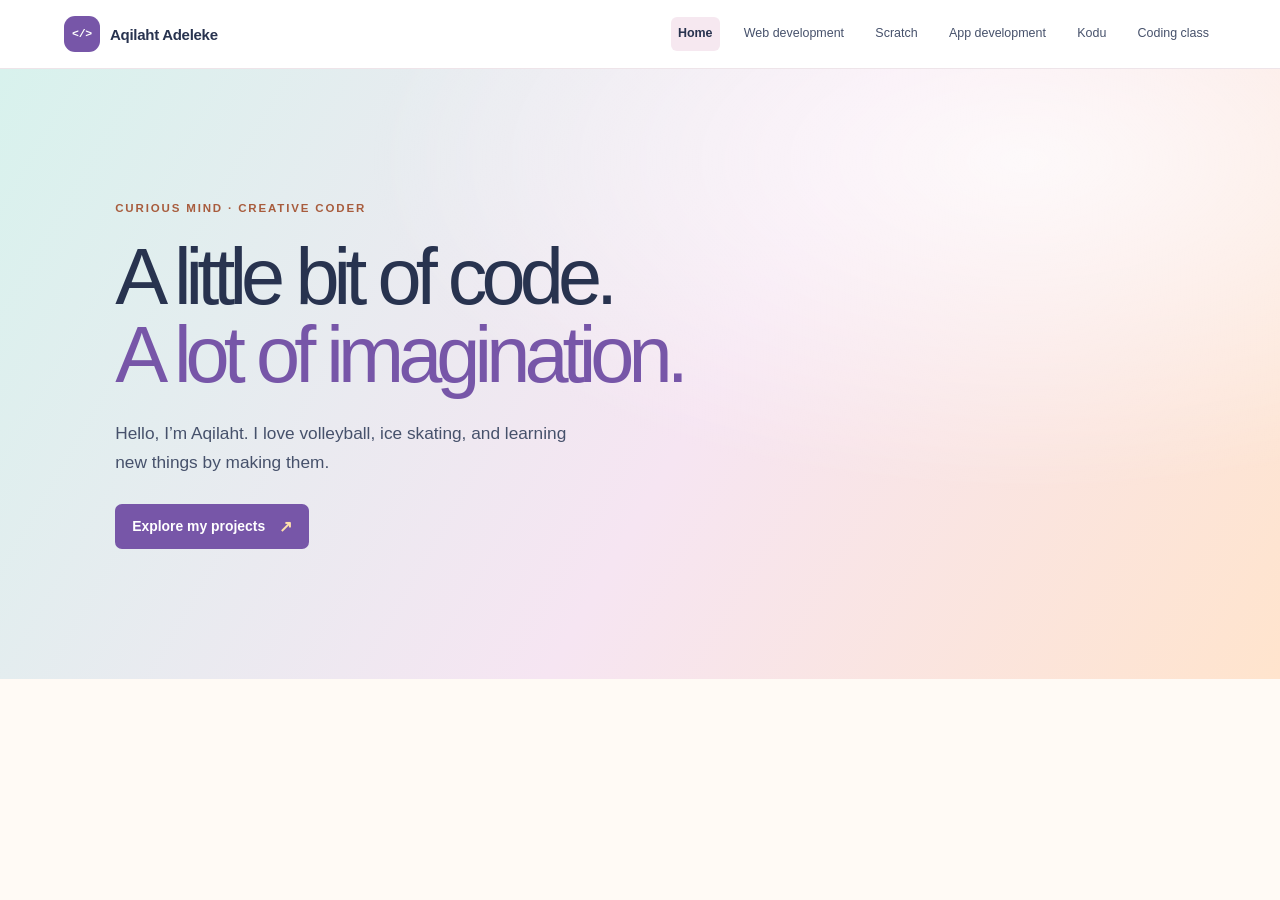
<file: Aqilaht's portfolio/index.html>
<!DOCTYPE html>
<html lang="en">
  <head>
    <meta charset="UTF-8" />
    <meta name="viewport" content="width=device-width, initial-scale=1.0" />
    <meta name="theme-color" content="#17343a" />
    <meta name="description" content="Aqilaht Adeleke's creative coding and learning portfolio." />
    <title>Aqilaht Adeleke | Learning Journey</title>
    <link rel="stylesheet" href="style.css" />
  </head>
  <body class="home-page">
    <header class="site-header">
      <a class="site-brand" href="index.html"><span class="brand-mark" aria-hidden="true">&lt;/&gt;</span><span>Aqilaht Adeleke</span></a>
      <nav class="site-nav" aria-label="Main navigation">
        <a href="index.html" aria-current="page">Home</a>
        <a href="WD.html">Web development</a>
        <a href="Scratch.html">Scratch</a>
        <a href="App-development.html">App development</a>
        <a href="Kodu.html">Kodu</a>
        <a href="Coding-class.html">Coding class</a>
      </nav>
    </header>
    <main>
      <section class="home-hero" aria-labelledby="home-title">
        <div class="home-hero-copy">
          <p class="wd-portfolio-eyebrow">Curious mind · Creative coder</p>
          <h1 id="home-title">A little bit of code.<br /><span>A lot of imagination.</span></h1>
          <p class="home-hero-lead">Hello, I’m Aqilaht. I love volleyball, ice skating, and learning new things by making them.</p>
          <a class="primary-link" href="WD.html">Explore my projects <span aria-hidden="true">↗</span></a>
        </div>
        <div class="home-hero-art" aria-hidden="true">
</file>
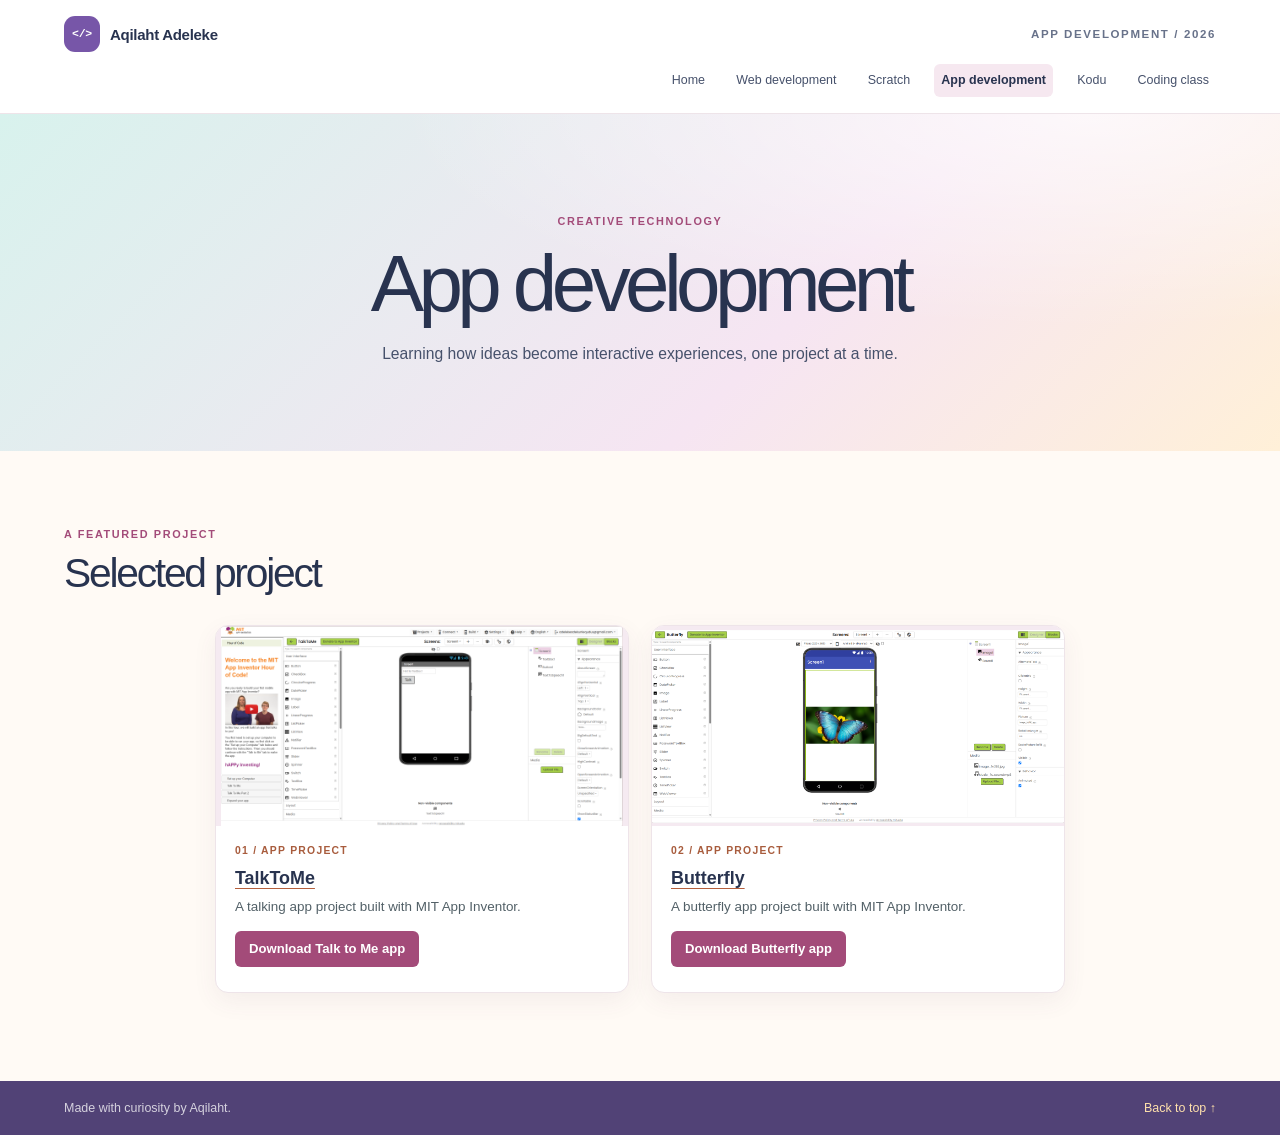
<file: Aqilaht's portfolio/App-development.html>
<!DOCTYPE html>
<html lang="en">
  <head>
    <meta charset="UTF-8" />
    <meta name="viewport" content="width=device-width, initial-scale=1.0" />
    <title>App development | Aqilaht Adeleke</title>
    <link rel="stylesheet" href="style.css" />
  </head>
  <body class="app-page wd-portfolio-page">
    <header class="wd-assembled-header">
      <a class="site-brand" href="index.html"><span class="brand-mark" aria-hidden="true">&lt;/&gt;</span><span>Aqilaht Adeleke</span></a>
      <p>App development / 2026</p>
      <nav class="site-nav" aria-label="Main navigation">
        <a href="index.html">Home</a><a href="WD.html">Web development</a><a href="Scratch.html">Scratch</a><a href="App-development.html" aria-current="page">App development</a><a href="Kodu.html">Kodu</a><a href="Coding-class.html">Coding class</a>
      </nav>
    </header>

    <main class="wd-assembled-page" aria-label="App development portfolio">
      <section class="wd-portfolio-intro" aria-labelledby="app-page-title">
        <p class="wd-portfolio-eyebrow">Creative technology</p>
        <h1 id="app-page-title">App development</h1>
        <p class="wd-portfolio-lead">
          Learning how ideas become interactive experiences, one project at a time.
        </p>
      </section>

      <section class="wd-section wd-portfolio-projects" id="projects" aria-labelledby="app-projects-title">
        <div class="wd-section-heading">
          <p class="wd-portfolio-eyebrow">A featured project</p>
          <h2 id="app-projects-title">Selected project</h2>
        </div>

        <div class="wd-project-grid app-project-grid">
          <article class="wd-project">
            <a class="wd-project-image app-inventor-project-image" href="https://ai2a.appinventor.mit.edu/?locale=en&amp;repo=http%3A%2F%2Fappinventor.mit.edu%2Fyrtoolkit%2Fyr%2FaiaFiles%2Ftalk_to_me%2FTalkToMe.asc#14453439" target="_blank" rel="noopener noreferrer" aria-label="Open the TalkToMe project in MIT App Inventor">
              <img src="Screenshot 2026-10-23 161523.png" alt="MIT App Inventor designer showing the TalkToMe app project" />
              <span class="wd-project-open">Open in MIT App Inventor <span aria-hidden="true">↗</span></span>
            </a>
            <div class="wd-project-meta">
              <p class="wd-project-number">01 / App project</p>
              <h3><a href="https://ai2a.appinventor.mit.edu/?locale=en&amp;repo=http%3A%2F%2Fappinventor.mit.edu%2Fyrtoolkit%2Fyr%2FaiaFiles%2Ftalk_to_me%2FTalkToMe.asc#14453439" target="_blank" rel="noopener noreferrer">TalkToMe</a></h3>
              <p>A talking app project built with MIT App Inventor.</p>
              <a class="app-download-link" href="https://drive.google.com/file/d/1qNRRNmao6ctjbVQQqsKbwQK6LfR7KjKi/view?usp=drive_link" target="_blank" rel="noopener noreferrer">Download Talk to Me app</a>
            </div>
          </article>

          <article class="wd-project">
            <a class="wd-project-image app-inventor-project-image" href="https://appinventor.mit.edu/" target="_blank" rel="noopener noreferrer" aria-label="Visit MIT App Inventor">
              <img src="Butterfly.png" alt="MIT App Inventor designer showing the Butterfly app project" />
              <span class="wd-project-open">Open in MIT App Inventor <span aria-hidden="true">↗</span></span>
            </a>
            <div class="wd-project-meta">
              <p class="wd-project-number">02 / App project</p>
              <h3><a href="https://appinventor.mit.edu/" target="_blank" rel="noopener noreferrer">Butterfly</a></h3>
              <p>A butterfly app project built with MIT App Inventor.</p>
              <a class="app-download-link" href="https://drive.google.com/file/d/1fUV8pdWrnPIo83Rory6X9kPQHt_GTxz8/view?usp=drive_link" target="_blank" rel="noopener noreferrer">Download Butterfly app</a>
            </div>
          </article>
        </div>
      </section>
    </main>
    <footer class="site-footer"><p>Made with curiosity by Aqilaht.</p><a href="#app-page-title">Back to top ↑</a></footer>
  </body>
</html>
</file>
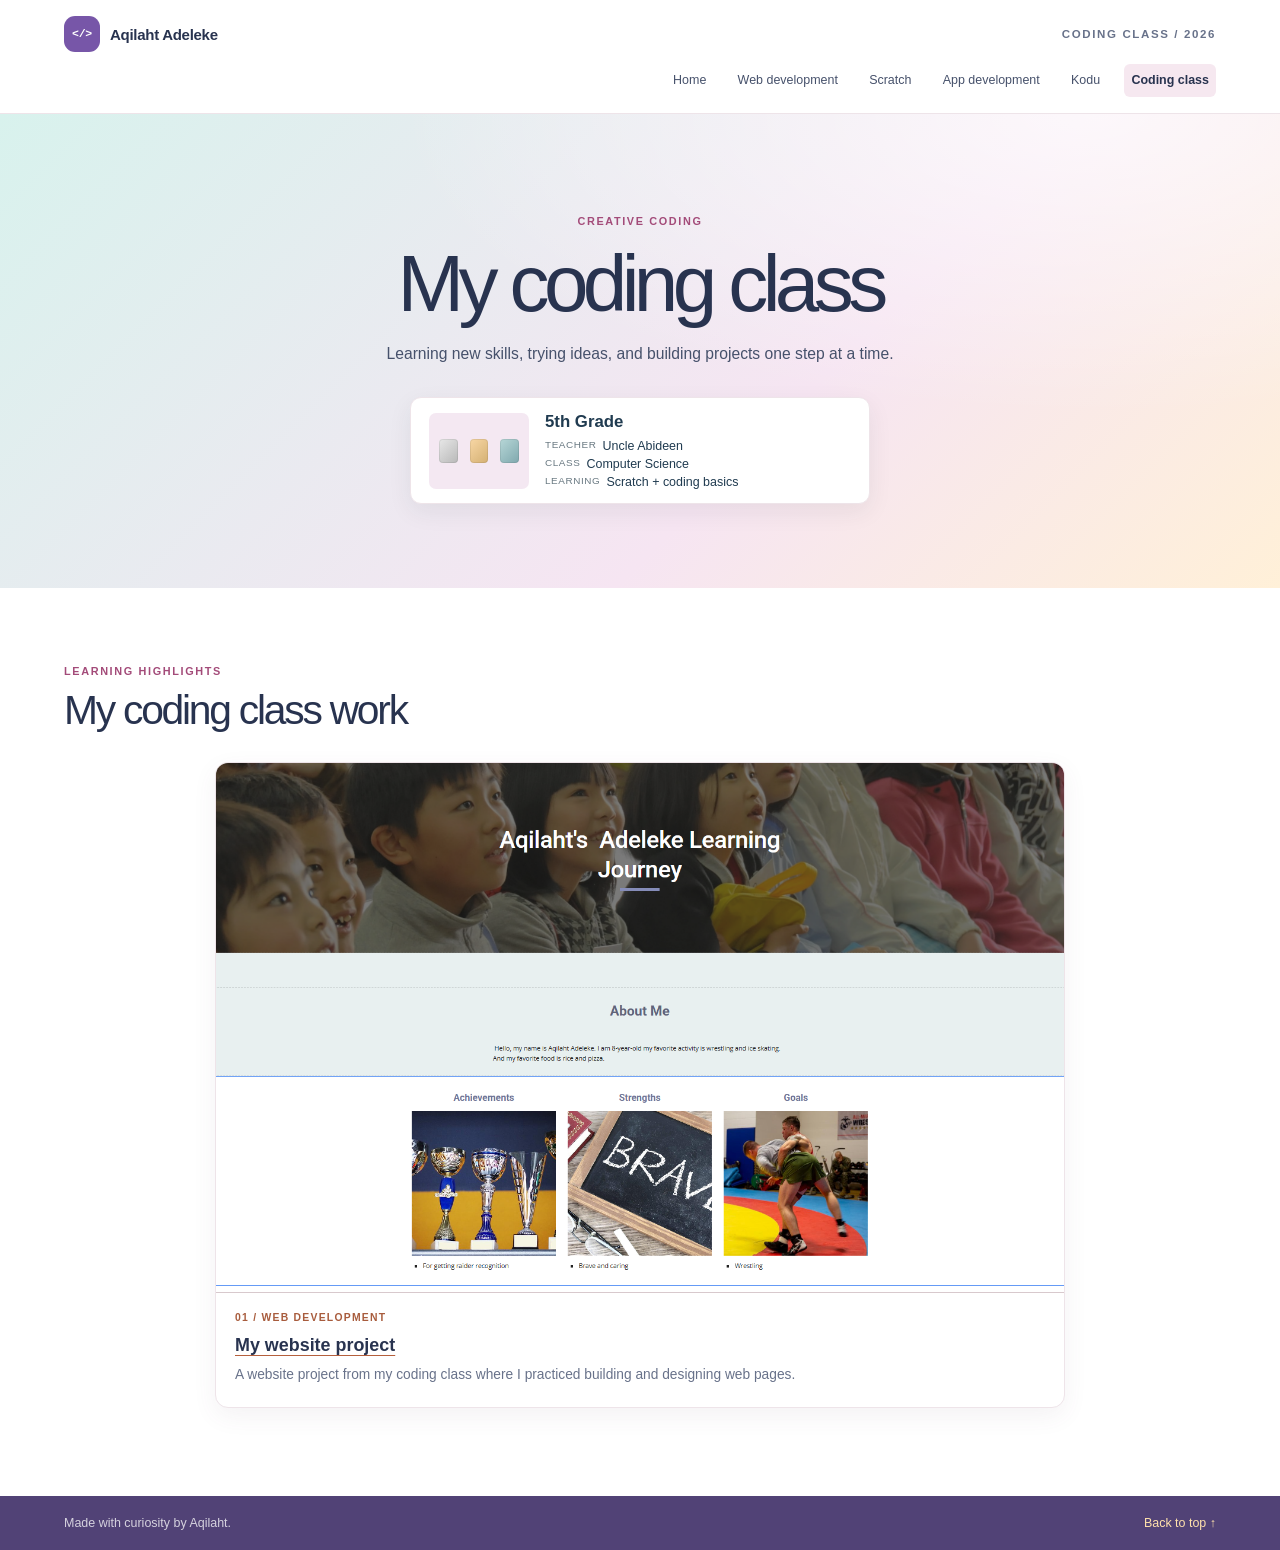
<file: Aqilaht's portfolio/Coding-class.html>
<!DOCTYPE html>
<html lang="en">
  <head>
    <meta charset="UTF-8" />
    <meta name="viewport" content="width=device-width, initial-scale=1.0" />
    <title>Coding class | Aqilaht Adeleke</title>
    <link rel="stylesheet" href="style.css" />
  </head>
  <body class="class-page wd-portfolio-page">
    <header class="wd-assembled-header">
      <a class="site-brand" href="index.html"><span class="brand-mark" aria-hidden="true">&lt;/&gt;</span><span>Aqilaht Adeleke</span></a>
      <p>Coding class / 2026</p>
      <nav class="site-nav" aria-label="Main navigation">
        <a href="index.html">Home</a><a href="WD.html">Web development</a><a href="Scratch.html">Scratch</a><a href="App-development.html">App development</a><a href="Kodu.html">Kodu</a><a href="Coding-class.html" aria-current="page">Coding class</a>
      </nav>
    </header>

    <main class="wd-assembled-page" aria-label="Coding class portfolio">
      <section class="wd-portfolio-intro coding-portfolio-intro" aria-labelledby="class-page-title">
        <p class="wd-portfolio-eyebrow">Creative coding</p>
        <h1 id="class-page-title">My coding class</h1>
        <p class="wd-portfolio-lead">
          Learning new skills, trying ideas, and building projects one step at a time.
        </p>
        <div class="class-hero-card" aria-label="Coding class details">
          <div class="class-card-swatch" aria-hidden="true">
            <span></span>
            <span></span>
            <span></span>
          </div>
          <div class="class-card-copy">
            <h2>5th Grade</h2>
            <dl>
              <div>
                <dt>Teacher</dt>
                <dd>Uncle Abideen</dd>
              </div>
              <div>
                <dt>Class</dt>
                <dd>Computer Science</dd>
              </div>
              <div>
                <dt>Learning</dt>
                <dd>Scratch + coding basics</dd>
              </div>
            </dl>
          </div>
        </div>
      </section>

      <section class="wd-section wd-portfolio-projects" id="projects" aria-labelledby="class-projects-title">
        <div class="wd-section-heading">
          <p class="wd-portfolio-eyebrow">Learning highlights</p>
          <h2 id="class-projects-title">My coding class work</h2>
        </div>

        <div class="wd-project-grid wd-project-grid-single">
          <article class="wd-project">
            <a class="wd-project-image" href="https://sites.google.com/d/1P6ZgIZCmDQrANBRyefWz7oYoWCEYHvuF/p/1busyDAkSwkH1EfvufiQ0zioj4NQDgzq7/edit" target="_blank" rel="noopener noreferrer" aria-label="Open Aqilaht's portfolio on Google Sites">
              <img src="Screenshot 2026-09-25 165136.png" alt="Web development project preview" />
              <span class="wd-project-open">Open website <span aria-hidden="true">↗</span></span>
            </a>
            <div class="wd-project-meta">
              <p class="wd-project-number">01 / Web development</p>
              <h3><a href="https://sites.google.com/d/1P6ZgIZCmDQrANBRyefWz7oYoWCEYHvuF/p/1busyDAkSwkH1EfvufiQ0zioj4NQDgzq7/edit" target="_blank" rel="noopener noreferrer">My website project</a></h3>
              <p>A website project from my coding class where I practiced building and designing web pages.</p>
            </div>
          </article>
        </div>
      </section>
    </main>
    <footer class="site-footer"><p>Made with curiosity by Aqilaht.</p><a href="#class-page-title">Back to top ↑</a></footer>
  </body>
</html>
</file>
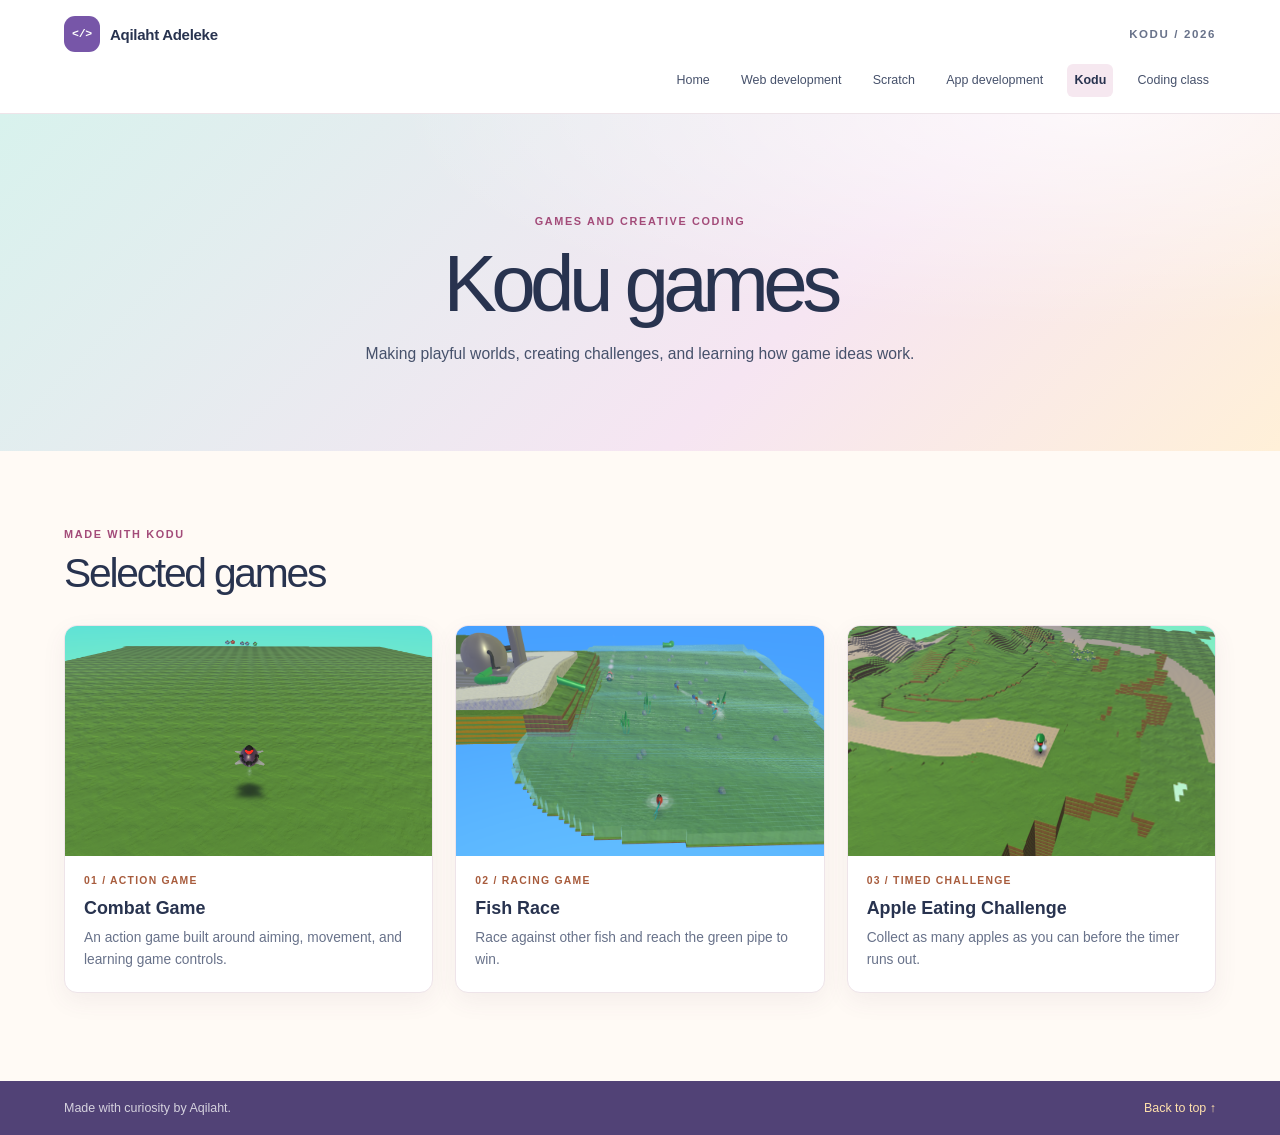
<file: Aqilaht's portfolio/Kodu.html>
<!DOCTYPE html>
<html lang="en">
  <head>
    <meta charset="UTF-8" />
    <meta name="viewport" content="width=device-width, initial-scale=1.0" />
    <title>Kodu | Aqilaht Adeleke</title>
    <link rel="stylesheet" href="style.css" />
  </head>
  <body class="kodu-page wd-portfolio-page">
    <header class="wd-assembled-header">
      <a class="site-brand" href="index.html"><span class="brand-mark" aria-hidden="true">&lt;/&gt;</span><span>Aqilaht Adeleke</span></a>
      <p>Kodu / 2026</p>
      <nav class="site-nav" aria-label="Main navigation">
        <a href="index.html">Home</a><a href="WD.html">Web development</a><a href="Scratch.html">Scratch</a><a href="App-development.html">App development</a><a href="Kodu.html" aria-current="page">Kodu</a><a href="Coding-class.html">Coding class</a>
      </nav>
    </header>

    <main class="wd-assembled-page" aria-label="Kodu game portfolio">
      <section class="wd-portfolio-intro" aria-labelledby="kodu-page-title">
        <p class="wd-portfolio-eyebrow">Games and creative coding</p>
        <h1 id="kodu-page-title">Kodu games</h1>
        <p class="wd-portfolio-lead">
          Making playful worlds, creating challenges, and learning how game ideas work.
        </p>
      </section>

      <section class="wd-section wd-portfolio-projects" id="projects" aria-labelledby="kodu-projects-title">
        <div class="wd-section-heading">
          <p class="wd-portfolio-eyebrow">Made with Kodu</p>
          <h2 id="kodu-projects-title">Selected games</h2>
        </div>

        <div class="wd-project-grid">
          <article class="wd-project">
            <a class="wd-project-image" href="Screenshot 2026-10-02 170049.png" target="_blank" rel="noopener noreferrer" aria-label="View the Combat Game screenshot">
              <img src="Screenshot 2026-10-02 170049.png" alt="Kodu game screenshot showing a flying character over a green landscape" />
              <span class="wd-project-open">View image <span aria-hidden="true">↗</span></span>
            </a>
            <div class="wd-project-meta">
              <p class="wd-project-number">01 / Action game</p>
              <h3>Combat Game</h3>
              <p>An action game built around aiming, movement, and learning game controls.</p>
            </div>
          </article>

          <article class="wd-project">
            <a class="wd-project-image" href="Screenshot 2026-10-02 165606.png" target="_blank" rel="noopener noreferrer" aria-label="View the Fish Race screenshot">
              <img src="Screenshot 2026-10-02 165606.png" alt="Fish racing across a Kodu game landscape toward a green pipe" />
              <span class="wd-project-open">View image <span aria-hidden="true">↗</span></span>
            </a>
            <div class="wd-project-meta">
              <p class="wd-project-number">02 / Racing game</p>
              <h3>Fish Race</h3>
              <p>Race against other fish and reach the green pipe to win.</p>
            </div>
          </article>

          <article class="wd-project">
            <a class="wd-project-image" href="Screenshot 2026-10-07 173159.png" target="_blank" rel="noopener noreferrer" aria-label="View the Apple Eating Challenge screenshot">
              <img src="Screenshot 2026-10-07 173159.png" alt="Kodu character on a course with an apple-eating challenge" />
              <span class="wd-project-open">View image <span aria-hidden="true">↗</span></span>
            </a>
            <div class="wd-project-meta">
              <p class="wd-project-number">03 / Timed challenge</p>
              <h3>Apple Eating Challenge</h3>
              <p>Collect as many apples as you can before the timer runs out.</p>
            </div>
          </article>
        </div>
      </section>
    </main>
    <footer class="site-footer"><p>Made with curiosity by Aqilaht.</p><a href="#kodu-page-title">Back to top ↑</a></footer>
  </body>
</html>
</file>
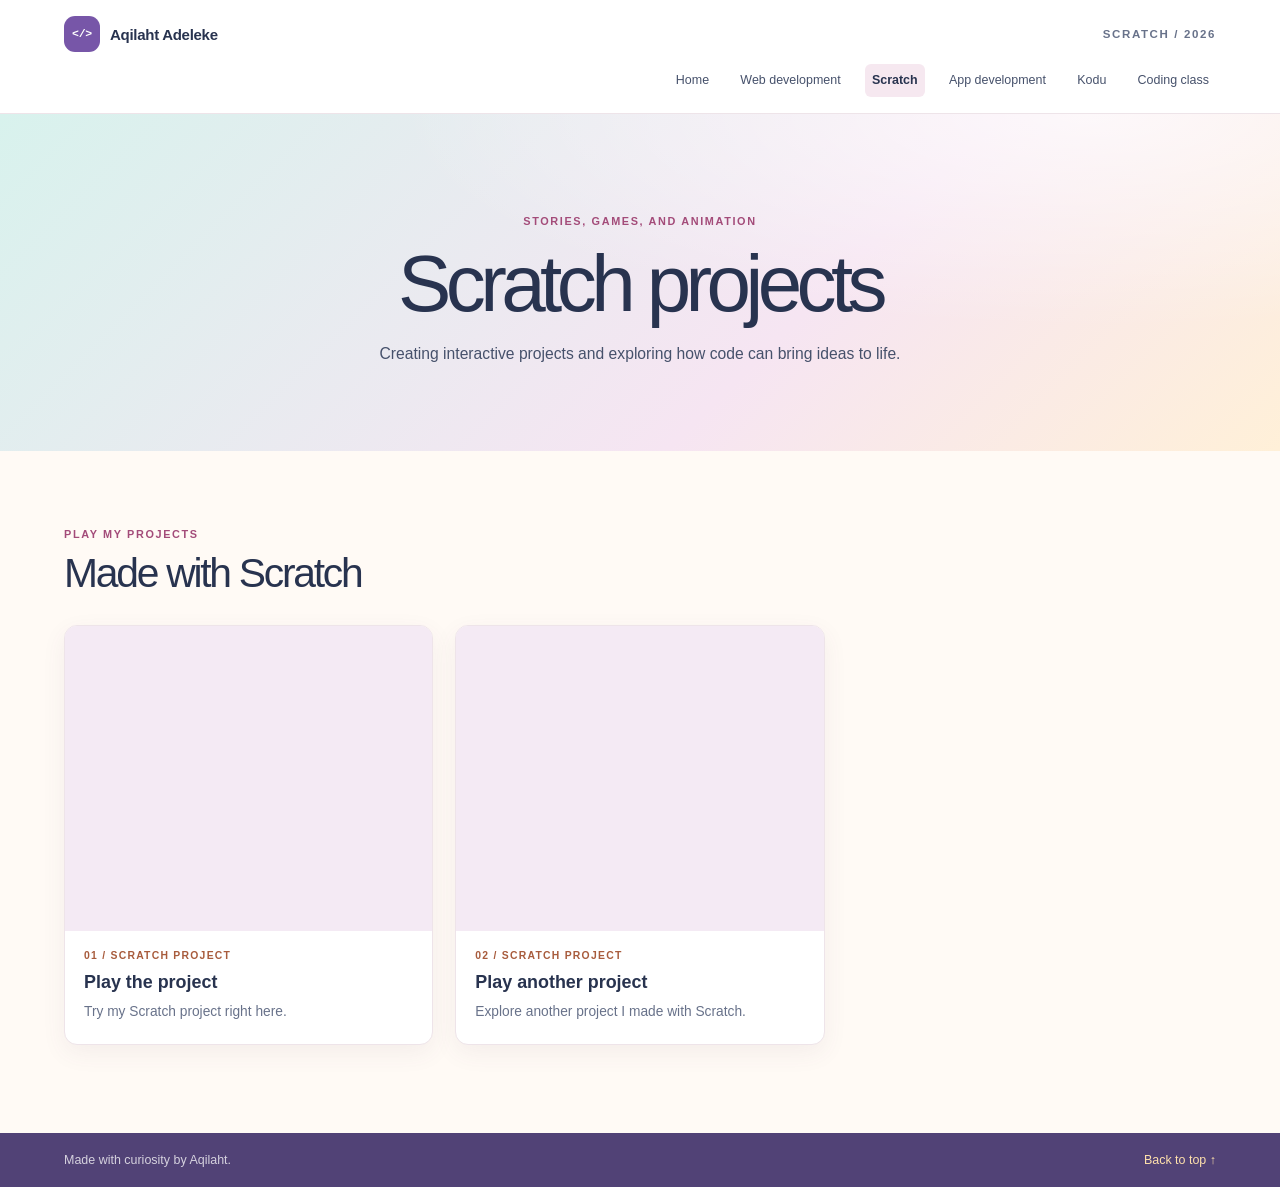
<file: Aqilaht's portfolio/Scratch.html>
<!DOCTYPE html>
<html lang="en">
  <head>
    <meta charset="UTF-8" />
    <meta name="viewport" content="width=device-width, initial-scale=1.0" />
    <title>Scratch | Aqilaht Adeleke</title>
    <link rel="stylesheet" href="style.css" />
  </head>
  <body class="wd-page wd-portfolio-page">
    <header class="wd-assembled-header">
      <a class="site-brand" href="index.html"><span class="brand-mark" aria-hidden="true">&lt;/&gt;</span><span>Aqilaht Adeleke</span></a>
      <p>Scratch / 2026</p>
      <nav class="site-nav" aria-label="Main navigation">
        <a href="index.html">Home</a><a href="WD.html">Web development</a><a href="Scratch.html" aria-current="page">Scratch</a><a href="App-development.html">App development</a><a href="Kodu.html">Kodu</a><a href="Coding-class.html">Coding class</a>
      </nav>
    </header>

    <main class="wd-assembled-page" aria-label="Scratch projects">
      <section class="wd-portfolio-intro" aria-labelledby="scratch-page-title">
        <p class="wd-portfolio-eyebrow">Stories, games, and animation</p>
        <h1 id="scratch-page-title">Scratch projects</h1>
        <p class="wd-portfolio-lead">
          Creating interactive projects and exploring how code can bring ideas to life.
        </p>
        
      </section>

      <section class="wd-section wd-portfolio-projects" id="projects" aria-labelledby="scratch-projects-title">
        <div class="wd-section-heading">
          <p class="wd-portfolio-eyebrow">Play my projects</p>
          <h2 id="scratch-projects-title">Made with Scratch</h2>
        </div>

        <div class="wd-project-grid">
          <article class="wd-project">
            <div class="wd-project-image wd-portfolio-embed">
              <iframe src="https://scratch.mit.edu/projects/1386786446/embed" title="Play Aqilaht's Scratch project" allowtransparency="true" width="485" height="402" scrolling="no" allowfullscreen></iframe>
            </div>
            <div class="wd-project-meta">
              <p class="wd-project-number">01 / Scratch project</p>
              <h3>Play the project</h3>
              <p>Try my Scratch project right here.</p>
            </div>
          </article>

          <article class="wd-project">
            <div class="wd-project-image wd-portfolio-embed">
              <iframe src="https://scratch.mit.edu/projects/1386787445/embed" title="Play another Scratch project" allowtransparency="true" width="485" height="402" scrolling="no" allowfullscreen></iframe>
            </div>
            <div class="wd-project-meta">
              <p class="wd-project-number">02 / Scratch project</p>
              <h3>Play another project</h3>
              <p>Explore another project I made with Scratch.</p>
            </div>
          </article>
        </div>
      </section>
    </main>
    <footer class="site-footer"><p>Made with curiosity by Aqilaht.</p><a href="#scratch-page-title">Back to top ↑</a></footer>
  </body>
</html>
</file>
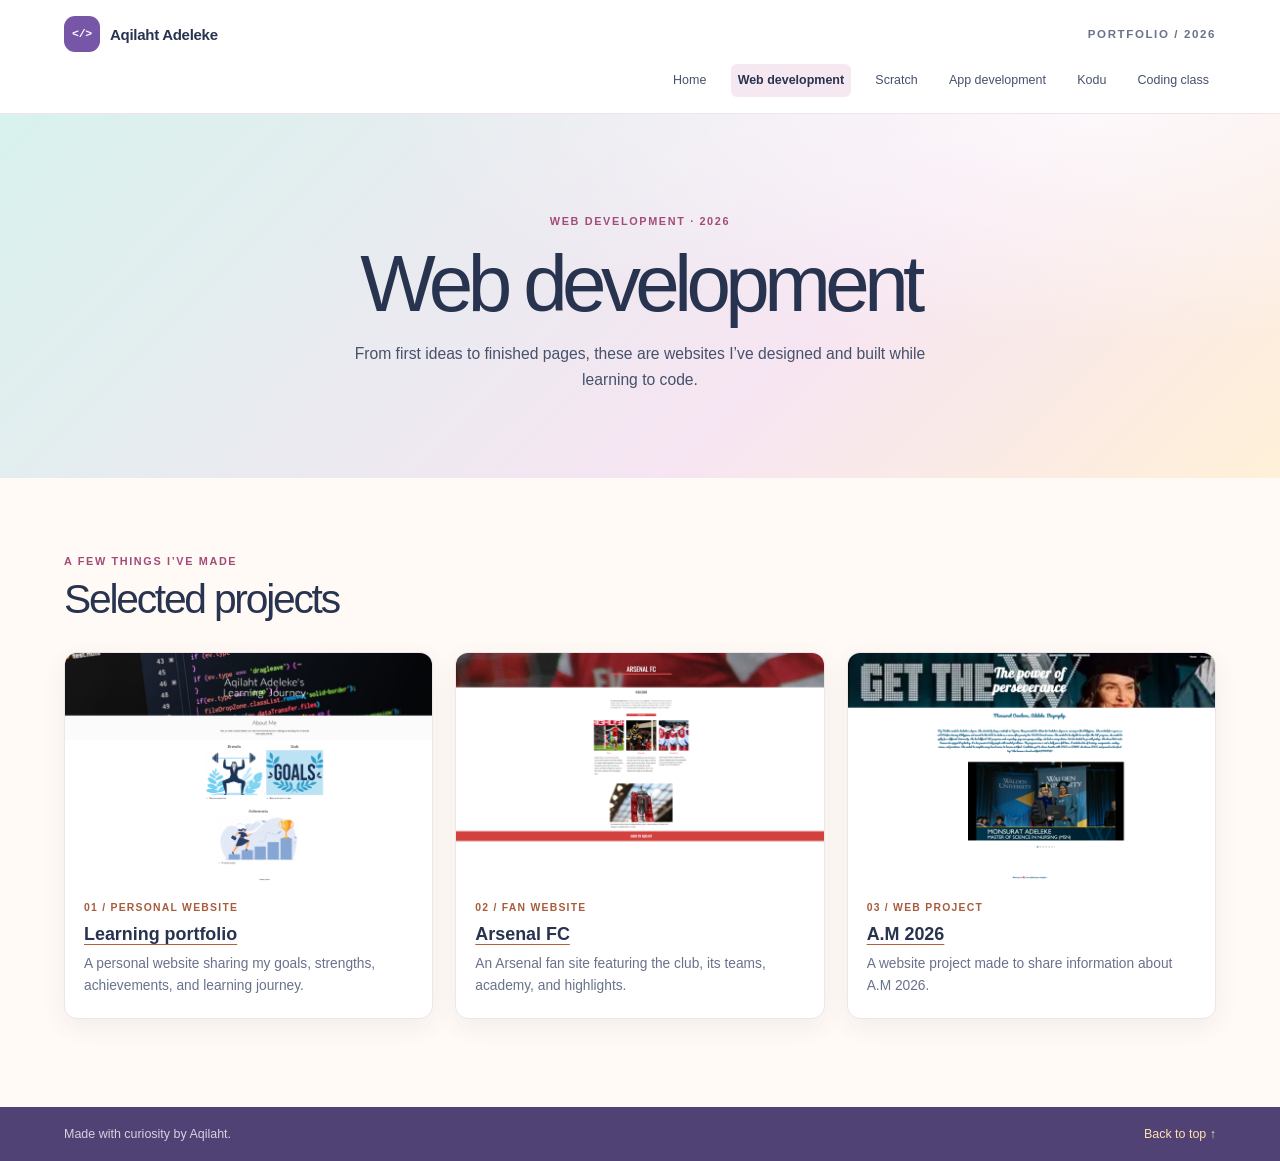
<file: Aqilaht's portfolio/WD.html>
<!DOCTYPE html>
<html lang="en">
	<head>
		<meta charset="UTF-8" />
		<meta name="viewport" content="width=device-width, initial-scale=1.0" />
		<title>Web Development | Aqilaht Adeleke</title>
		<link rel="stylesheet" href="style.css" />
	</head>
	<body class="wd-page wd-portfolio-page">
		<header class="wd-assembled-header">
			<a class="site-brand" href="index.html"><span class="brand-mark" aria-hidden="true">&lt;/&gt;</span><span>Aqilaht Adeleke</span></a>
			<p>Portfolio / 2026</p>
			<nav class="site-nav" aria-label="Main navigation">
				<a href="index.html">Home</a><a href="WD.html" aria-current="page">Web development</a><a href="Scratch.html">Scratch</a><a href="App-development.html">App development</a><a href="Kodu.html">Kodu</a><a href="Coding-class.html">Coding class</a>
			</nav>
		</header>

		<main class="wd-assembled-page" aria-label="Web development page">
			<section class="wd-portfolio-intro" aria-labelledby="wd-page-title">
				<p class="wd-portfolio-eyebrow">Web development · 2026</p>
				<h1 id="wd-page-title">Web development</h1>
				<p class="wd-portfolio-lead">
					From first ideas to finished pages, these are websites I’ve designed and built while learning to code.
				</p>
			</section>

			<section class="wd-section wd-portfolio-projects" id="projects" aria-labelledby="wd-projects-title">
				<div class="wd-section-heading">
					<p class="wd-portfolio-eyebrow">A few things I’ve made</p>
					<h2 id="wd-projects-title">Selected projects</h2>
				</div>

				<div class="wd-project-grid">
					<article class="wd-project">
						<a class="wd-project-image" href="https://sites.google.com/view/aqilaht-coding-class/home" target="_blank" rel="noopener noreferrer" aria-label="Open the learning portfolio website">
							<img src="Screenshot 2026-10-23 164527.png" alt="Screenshot of Aqilaht's learning journey website" />
							<span class="wd-project-open">View website <span aria-hidden="true">↗</span></span>
						</a>
						<div class="wd-project-meta">
							<p class="wd-project-number">01 / Personal website</p>
							<h3><a href="https://sites.google.com/view/aqilaht-coding-class/home" target="_blank" rel="noopener noreferrer">Learning portfolio</a></h3>
							<p>A personal website sharing my goals, strengths, achievements, and learning journey.</p>
						</div>
					</article>

					<article class="wd-project">
						<a class="wd-project-image" href="https://sites.google.com/view/arsenal-fc--by-aqilaht-love/home" target="_blank" rel="noopener noreferrer" aria-label="Open the Arsenal FC website">
							<img src="Screenshot 2026-10-23 164619.png" alt="Screenshot of Aqilaht's Arsenal FC website" />
							<span class="wd-project-open">View website <span aria-hidden="true">↗</span></span>
						</a>
						<div class="wd-project-meta">
							<p class="wd-project-number">02 / Fan website</p>
							<h3><a href="https://sites.google.com/view/arsenal-fc--by-aqilaht-love/home" target="_blank" rel="noopener noreferrer">Arsenal FC</a></h3>
							<p>An Arsenal fan site featuring the club, its teams, academy, and highlights.</p>
						</div>
					</article>

					<article class="wd-project">
						<a class="wd-project-image" href="https://ultra-ade-tech.github.io/A.M-2026/" target="_blank" rel="noopener noreferrer" aria-label="Open the A.M 2026 website">
							<img src="Screenshot 2026-10-23 164742.png" alt="Screenshot of the A.M 2026 website" />
							<span class="wd-project-open">View website <span aria-hidden="true">↗</span></span>
						</a>
						<div class="wd-project-meta">
							<p class="wd-project-number">03 / Web project</p>
							<h3><a href="https://ultra-ade-tech.github.io/A.M-2026/" target="_blank" rel="noopener noreferrer">A.M 2026</a></h3>
							<p>A website project made to share information about A.M 2026.</p>
						</div>
					</article>
				</div>
			</section>
		</main>
		<footer class="site-footer"><p>Made with curiosity by Aqilaht.</p><a href="#wd-page-title">Back to top ↑</a></footer>
	</body>
</html>
</file>
<file: Aqilaht's portfolio/style.css>
* {
  box-sizing: border-box;
}

html, body {
  margin: 0;
  min-height: 100%;
  font-family: Arial, Helvetica, sans-serif;
  background: #0d0e14;
  color: #111827;
}

body {
  min-height: 100vh;
}


img {
  max-width: 100%;
  display: block;
}

/* Scratch portfolio page */
.scratch-embed-only {
  align-items: center;
  background: #ffffff;
  display: flex;
  justify-content: center;
  margin: 0;
  min-height: 100vh;
}

.scratch-embed-only iframe {
  border: 0;
  max-width: 100%;
}

.page-shell {
  display: flex;
  min-height: 100vh;
  background: #0a0b10;
}

.sidebar {
  width: 220px;
  background: rgba(9, 10, 13, 0.96);
  border-right: 1px solid rgba(255, 255, 255, 0.08);
  display: flex;
  flex-direction: column;
  justify-content: space-between;
  padding: 18px 14px 12px;
  color: #dfe6f7;
}

.sidebar-top {
  display: flex;
  flex-direction: column;
  gap: 20px;
}

.logo-mark {
  display: flex;
  align-items: center;
  justify-content: center;
  width: 36px;
  height: 36px;
  border-radius: 50%;
  background: rgba(255, 255, 255, 0.03);
  border: 1px solid rgba(255, 255, 255, 0.07);
  margin-left: 6px;
}

.logo-icon {
  font-size: 0.8rem;
  color: #dfe6f7;
  font-weight: 700;
}

.side-nav {
  display: flex;
  flex-direction: column;
  gap: 10px;
  margin-top: 8px;
}

.nav-item {
  display: block;
  color: rgba(233, 240, 255, 0.82);
  text-decoration: none;
  font-size: 0.76rem;
  line-height: 1.4;
  padding: 6px 8px;
  border-left: 2px solid transparent;
  transition: all 0.2s ease;
}

.nav-item.active {
  color: #ffffff;
  border-left-color: rgba(255, 255, 255, 0.7);
}

.nav-item:hover {
  color: #fff;
}

.sidebar-bottom {
  display: flex;
  justify-content: center;
  padding-bottom: 8px;
}

.small-badge {
  display: inline-flex;
  width: 26px;
  height: 26px;
  border-radius: 50%;
  background: rgba(255, 255, 255, 0.05);
  color: rgba(255, 255, 255, 0.8);
  align-items: center;
  justify-content: center;
  border: 1px solid rgba(255, 255, 255, 0.08);
}

.content {
  flex: 1;
  background: #eff1f2;
  min-width: 0;
}

.hero {
  position: relative;
  height: 500px;
  overflow: hidden;
  border-bottom: 1px solid rgba(0, 0, 0, 0.06);
  background: linear-gradient(135deg, #dfeaf1, #b9cfd8);
}

.hero::after {
  background: rgba(7, 16, 30, 0.08);
  content: "";
  inset: 0;
  position: absolute;
  z-index: 2;
}

.hero-title-wrap {
  position: absolute;
  inset: 0;
  z-index: 3;
  display: flex;
  align-items: center;
  justify-content: center;
  pointer-events: none;
}

.hero-title {
  margin: 0;
  text-align: center;
  color: rgba(255, 255, 255, 0.95);
  font-size: clamp(2.2rem, 3vw, 4rem);
  font-weight: 700;
  line-height: 1.08;
  letter-spacing: -0.04em;
  text-shadow: 0 4px 24px rgba(0, 0, 0, 0.28);
}

.line {
  display: block;
  color: #fff;
}

.line-one {
  color: #e1f5ff;
}

.line-two {
  color: #f2f6ff;
}

.about-panel {
  background: rgba(255, 255, 255, 0.78);
  border-radius: 0;
  margin: -24px 32px 0;
  padding: 28px 46px 26px;
  position: relative;
  z-index: 5;
  box-shadow: 0 0 0 1px rgba(17, 24, 39, 0.03);
}

.about-panel h2 {
  margin: 0 0 12px;
  text-align: center;
  font-size: clamp(1.8rem, 2vw, 2.5rem);
  color: #1f2937;
  font-weight: 400;
}

.about-panel > p {
  margin: 0 auto 26px;
  max-width: 780px;
  text-align: center;
  font-size: 0.95rem;
  line-height: 1.5;
  color: #475569;
}

.info-grid {
  display: grid;
  grid-template-columns: repeat(3, minmax(180px, 1fr));
  gap: 30px;
  align-items: start;
  max-width: 820px;
  margin: 0 auto;
}

.info-card {
  text-align: center;
}

.info-card h3 {
  margin: 0 0 14px;
  font-size: 1.2rem;
  font-weight: 700;
  color: #1f2937;
}

.info-card img {
  width: 100%;
  height: 180px;
  object-fit: cover;
  border-radius: 8px;
  box-shadow: 0 2px 12px rgba(15, 23, 42, 0.12);
}

.info-card p {
  margin: 12px 0 0;
  font-size: 0.92rem;
  color: #374151;
  text-align: left;
  padding-left: 8px;
}

@keyframes slideshow {
  0%, 18% {
    opacity: 1;
  }
  22%, 100% {
    opacity: 0;
  }
}

@media (max-width: 980px) {
  .sidebar {
    width: 180px;
  }

  .about-panel {
    margin-left: 18px;
    margin-right: 18px;
    padding-left: 20px;
    padding-right: 20px;
  }
}

/* Web development portfolio page */
.wd-assembled-header {
  align-items: center;
  background: #ffffff;
  border-bottom: 1px solid #e3e3e3;
  display: flex;
  justify-content: space-between;
  padding: 18px clamp(20px, 5vw, 72px);
}

.wd-assembled-header p {
  color: #1b252b;
  font: 700 0.8rem/1 Arial, Helvetica, sans-serif;
  letter-spacing: 0.14em;
  margin: 0;
  text-transform: uppercase;
}

.wd-assembled-back {
  color: #1b252b;
  font: 0.8rem/1 Arial, Helvetica, sans-serif;
  text-decoration: none;
}

.wd-assembled-page {
  background: #ffffff;
  margin: 0 auto;
  max-width: 1895px;
}

.wd-top-piece {
  aspect-ratio: 1638 / 820;
  overflow: hidden;
  position: relative;
}

.wd-top-piece::after {
  background: linear-gradient(90deg, rgba(12, 23, 25, 0.72), rgba(12, 23, 25, 0.08));
  content: "";
  inset: 0;
  position: absolute;
}

.wd-top-piece img {
  height: 100%;
  object-fit: cover;
  object-position: center;
}

.wd-top-copy {
  bottom: 0;
  color: #ffffff;
  left: 0;
  padding: clamp(24px, 6vw, 88px);
  position: absolute;
  z-index: 1;
}

.wd-top-copy p {
  color: #f0b47d;
  font: 700 0.72rem/1.4 Arial, Helvetica, sans-serif;
  margin: 0 0 14px;
  text-transform: uppercase;
}

.wd-top-copy h1 {
  font: 400 clamp(2.6rem, 7vw, 6.5rem)/0.95 Georgia, "Times New Roman", serif;
  margin: 0;
}

.wd-assembled-page img {
  display: block;
  height: auto;
  margin: 0;
  width: 100%;
}

.wd-page {
  background: #f4f0e8;
  color: #1b252b;
  font-family: Georgia, "Times New Roman", serif;
}

.wd-shell {
  display: none;
  min-height: 100vh;
}

.wd-sidebar {
  position: sticky;
  top: 0;
  display: flex;
  flex: 0 0 210px;
  flex-direction: column;
  justify-content: space-between;
  height: 100vh;
  padding: 28px 24px;
  background: #17343a;
  color: #f4f0e8;
}

.wd-brand {
  color: #f4f0e8;
  font: 700 1rem/1 "Courier New", monospace;
  letter-spacing: 0.08em;
  text-decoration: none;
}

.wd-nav {
  display: grid;
  gap: 14px;
  margin-top: auto;
  margin-bottom: auto;
  padding: 32px 0;
}

.wd-nav-link {
  border-left: 1px solid rgba(244, 240, 232, 0.3);
  color: rgba(244, 240, 232, 0.7);
  font: 0.82rem/1.3 Arial, Helvetica, sans-serif;
  padding: 7px 0 7px 12px;
  text-decoration: none;
  transition: color 0.2s ease, border-color 0.2s ease;
}

.wd-nav-link:hover,
.wd-nav-link.active {
  border-color: #e5a24c;
  color: #f4f0e8;
}

.wd-side-note {
  color: rgba(244, 240, 232, 0.6);
  font: 0.72rem/1.5 Arial, Helvetica, sans-serif;
  letter-spacing: 0.08em;
  margin: 0;
  text-transform: uppercase;
}

.wd-main {
  flex: 1;
  min-width: 0;
}

.wd-hero {
  display: grid;
  min-height: 580px;
  align-content: center;
  padding: 80px clamp(32px, 9vw, 150px);
  background: #dce6e1;
  background-image: linear-gradient(135deg, rgba(255, 255, 255, 0.35), transparent 55%);
}

.wd-kicker {
  color: #b35e37;
  font: 700 0.7rem/1.4 Arial, Helvetica, sans-serif;
  letter-spacing: 0.18em;
  margin: 0 0 20px;
  text-transform: uppercase;
}

.wd-hero h1 {
  color: #17343a;
  font-size: clamp(4.2rem, 10vw, 9.5rem);
  font-weight: 400;
  letter-spacing: -0.06em;
  line-height: 0.8;
  margin: 0;
  max-width: 800px;
}

.wd-hero h1 em {
  color: #b35e37;
  font-style: italic;
}

.wd-hero-copy {
  font-size: 1.15rem;
  line-height: 1.55;
  margin: 42px 0 28px;
  max-width: 400px;
}

.wd-scroll {
  color: #17343a;
  font: 700 0.75rem/1 Arial, Helvetica, sans-serif;
  letter-spacing: 0.08em;
  text-decoration: none;
  text-transform: uppercase;
}

.wd-scroll span {
  color: #b35e37;
  font-size: 1.2rem;
  margin-left: 8px;
}

.wd-section {
  padding: 100px clamp(24px, 7vw, 110px);
}

.wd-section-tinted {
  background: #e8d9c5;
}

.wd-section-heading {
  margin-bottom: 42px;
  max-width: 620px;
}

.wd-section-heading h2 {
  color: #17343a;
  font-size: clamp(2rem, 4vw, 4.2rem);
  font-weight: 400;
  letter-spacing: -0.04em;
  line-height: 0.98;
  margin: 0;
}

.wd-project-grid {
  display: grid;
  grid-template-columns: repeat(2, minmax(0, 1fr));
  gap: 54px 28px;
}

.wd-project-wide {
  grid-column: 1 / -1;
}

.wd-project {
  display: flex;
  flex-direction: column;
}

.wd-project a {
  display: block;
  overflow: hidden;
  background: #fffaf2;
  border: 1px solid rgba(23, 52, 58, 0.12);
}

.wd-project img {
  width: 100%;
  height: auto;
  max-height: 620px;
  object-fit: contain;
  transition: transform 0.35s ease;
}

.wd-project .scratch-embed {
  display: block;
  width: 100%;
  aspect-ratio: 485 / 402;
  background: #fffaf2;
  border: 1px solid rgba(23, 52, 58, 0.12);
  overflow: hidden;
}

.wd-project .scratch-embed iframe {
  display: block;
  width: 100%;
  height: 100%;
  border: 0;
  background: #fffaf2;
}

.wd-project a:hover img {
  transform: scale(1.015);
}

.wd-project-meta {
  padding: 16px 2px 0;
}

.wd-project-meta h3 {
  color: #17343a;
  font-size: 1.35rem;
  font-weight: 400;
  margin: 0 0 7px;
}

.wd-project-meta h3 a {
  background: transparent;
  border: 0;
  color: inherit;
  display: inline;
  overflow: visible;
  text-decoration-color: #b35e37;
  text-underline-offset: 4px;
}

.wd-project-meta p {
  color: #526067;
  font: 0.87rem/1.5 Arial, Helvetica, sans-serif;
  margin: 0;
  max-width: 430px;
}

.wd-footer-note {
  border-top: 1px solid rgba(23, 52, 58, 0.2);
  color: #526067;
  font-size: 1rem;
  margin: 80px 0 0;
  padding-top: 18px;
}

@media (max-width: 720px) {
  .wd-shell {
    display: block;
  }

  .wd-sidebar {
    position: static;
    display: block;
    height: auto;
    padding: 18px 20px;
  }

  .wd-nav {
    display: flex;
    flex-wrap: wrap;
    gap: 8px 14px;
    margin: 22px 0 0;
    padding: 0;
  }

  .wd-nav-link {
    padding: 4px 0 4px 8px;
  }

  .wd-side-note {
    display: none;
  }

  .wd-hero {
    min-height: 500px;
    padding: 70px 24px;
  }

  .wd-section {
    padding: 70px 20px;
  }

  .wd-project-grid {
    grid-template-columns: 1fr;
    gap: 42px;
  }
}

@media (max-width: 760px) {
  .page-shell {
    flex-direction: column;
  }

  .sidebar {
    width: 100%;
    border-right: none;
    border-bottom: 1px solid rgba(255, 255, 255, 0.1);
    padding-bottom: 16px;
  }

  .side-nav {
    flex-direction: row;
    flex-wrap: wrap;
    gap: 8px 10px;
  }

  .nav-item {
    border-left: none;
    border-bottom: 2px solid transparent;
  }

  .nav-item.active {
    border-left: none;
    border-bottom-color: rgba(255, 255, 255, 0.7);
  }

  .hero {
    height: 420px;
  }

  .hero-code {
    display: none;
  }

  .about-panel {
    margin-top: -12px;
  }

  .info-grid {
    grid-template-columns: 1fr;
  }
}

/* Scratch portfolio page */
.scratch-page {
  background: #f5efe3;
  color: #172d35;
  font-family: Georgia, "Times New Roman", serif;
}

.scratch-header {
  align-items: center;
  background: #17343a;
  color: #f4f0e8;
  display: flex;
  justify-content: space-between;
  padding: 18px clamp(20px, 5vw, 72px);
}

.scratch-header p,
.scratch-back {
  font: 0.78rem/1 Arial, Helvetica, sans-serif;
  letter-spacing: 0.12em;
  margin: 0;
  text-decoration: none;
  text-transform: uppercase;
}

.scratch-back {
  color: #f4f0e8;
  letter-spacing: 0;
  text-transform: none;
}

.scratch-main {
  margin: 0 auto;
  max-width: 1600px;
}

.scratch-hero {
  min-height: 590px;
  overflow: hidden;
  position: relative;
}

.scratch-hero::after {
  background: linear-gradient(90deg, rgba(10, 33, 38, 0.76), rgba(10, 33, 38, 0.04) 75%);
  content: "";
  inset: 0;
  position: absolute;
}

.scratch-hero > img {
  height: 100%;
  object-fit: cover;
  position: absolute;
  width: 100%;
}

.scratch-hero-copy {
  color: #fffaf2;
  max-width: 560px;
  padding: 150px clamp(28px, 9vw, 140px);
  position: relative;
  z-index: 1;
}

.scratch-kicker {
  color: #c46c42;
  font: 700 0.7rem/1.4 Arial, Helvetica, sans-serif;
  letter-spacing: 0.18em;
  margin: 0 0 20px;
  text-transform: uppercase;
}

.scratch-hero h1 {
  font-size: clamp(4.3rem, 10vw, 9rem);
  font-weight: 400;
  letter-spacing: -0.06em;
  line-height: 0.82;
  margin: 0;
}

.scratch-hero h1 em {
  color: #f2ae51;
  font-style: italic;
}

.scratch-hero-copy > p:not(.scratch-kicker) {
  font-size: 1.12rem;
  line-height: 1.5;
  margin: 38px 0 28px;
  max-width: 360px;
}

.scratch-scroll {
  color: #fffaf2;
  font: 700 0.75rem/1 Arial, Helvetica, sans-serif;
  letter-spacing: 0.08em;
  text-decoration: none;
  text-transform: uppercase;
}

.scratch-scroll span {
  color: #f2ae51;
  font-size: 1.2rem;
  margin-left: 8px;
}

.scratch-section {
  padding: 100px clamp(24px, 7vw, 110px);
}

.scratch-section-tinted {
  background: #e7d7bd;
}

.scratch-section-heading {
  margin-bottom: 42px;
  max-width: 650px;
}

.scratch-section-heading h2 {
  color: #17343a;
  font-size: clamp(2rem, 4vw, 4.2rem);
  font-weight: 400;
  letter-spacing: -0.04em;
  line-height: 0.98;
  margin: 0 0 18px;
}

.scratch-section-heading > p:last-child {
  color: #526067;
  font: 1rem/1.55 Arial, Helvetica, sans-serif;
  margin: 0;
  max-width: 480px;
}

.scratch-grid {
  display: grid;
  gap: 54px 28px;
  grid-template-columns: repeat(2, minmax(0, 1fr));
}

.scratch-project-wide {
  grid-column: 1 / -1;
}

.scratch-project a {
  background: #fffaf2;
  border: 1px solid rgba(23, 52, 58, 0.12);
  display: block;
  overflow: hidden;
}

.scratch-project img {
  height: auto;
  max-height: 650px;
  object-fit: contain;
  transition: transform 0.35s ease;
  width: 100%;
}

.scratch-project a:hover img {
  transform: scale(1.015);
}

.scratch-embed {
  aspect-ratio: 485 / 402;
  background: #fffaf2;
  border: 1px solid rgba(23, 52, 58, 0.12);
  overflow: hidden;
}

.scratch-embed iframe {
  border: 0;
  display: block;
  height: 100%;
  width: 100%;
}

.wd-project .scratch-embed iframe {
  display: block;
  height: 100%;
  width: 100%;
}

.scratch-project-meta {
  padding: 16px 2px 0;
}

.scratch-project-meta h3 {
  color: #17343a;
  font-size: 1.35rem;
  font-weight: 400;
  margin: 0 0 7px;
}

.scratch-project-meta p {
  color: #526067;
  font: 0.87rem/1.5 Arial, Helvetica, sans-serif;
  margin: 0;
  max-width: 430px;
}

.scratch-footer-note {
  border-top: 1px solid rgba(23, 52, 58, 0.2);
  color: #526067;
  font-size: 1rem;
  margin: 80px 0 0;
  padding-top: 18px;
}

@media (max-width: 720px) {
  .scratch-header {
    align-items: flex-start;
    flex-direction: column;
    gap: 12px;
  }

  .scratch-hero {
    min-height: 520px;
  }

  .scratch-hero-copy {
    padding: 110px 24px;
  }

  .scratch-section {
    padding: 70px 20px;
  }

  .scratch-grid {
    gap: 42px;
    grid-template-columns: 1fr;
  }

  .scratch-project-wide {
    grid-column: auto;
  }
}

/* App development portfolio page */
.app-page {
  background: #f2eee6;
  color: #172d35;
  font-family: Georgia, "Times New Roman", serif;
}

.app-header {
  align-items: center;
  background: #142b42;
  color: #f8f4ec;
  display: flex;
  justify-content: space-between;
  padding: 18px clamp(20px, 5vw, 72px);
}

.app-header p,
.app-back {
  font: 0.78rem/1 Arial, Helvetica, sans-serif;
  letter-spacing: 0.12em;
  margin: 0;
  text-decoration: none;
  text-transform: uppercase;
}

.app-back {
  color: #f8f4ec;
  letter-spacing: 0;
  text-transform: none;
}

.app-main {
  margin: 0 auto;
  max-width: 1600px;
}

.app-hero {
  background: #d8e3ed;
  background-image: linear-gradient(135deg, rgba(255, 255, 255, 0.5), transparent 65%);
  min-height: 470px;
  padding: 120px clamp(28px, 9vw, 140px);
}

.app-kicker {
  color: #b55f3c;
  font: 700 0.7rem/1.4 Arial, Helvetica, sans-serif;
  letter-spacing: 0.18em;
  margin: 0 0 20px;
  text-transform: uppercase;
}

.app-hero h1 {
  color: #142b42;
  font-size: clamp(4.2rem, 10vw, 9rem);
  font-weight: 400;
  letter-spacing: -0.06em;
  line-height: 0.82;
  margin: 0;
}

.app-hero h1 em {
  color: #b55f3c;
  font-style: italic;
}

.app-hero-copy {
  font-size: 1.12rem;
  line-height: 1.5;
  margin: 38px 0 0;
  max-width: 360px;
}

.app-section {
  padding: 100px clamp(24px, 7vw, 110px);
}

.app-section-heading {
  margin-bottom: 42px;
  max-width: 650px;
}

.app-section-heading h2 {
  color: #142b42;
  font-size: clamp(2.5rem, 5vw, 5rem);
  font-weight: 400;
  letter-spacing: -0.04em;
  line-height: 0.98;
  margin: 0 0 18px;
}

.app-section-heading > p:last-child {
  color: #526067;
  font: 1rem/1.55 Arial, Helvetica, sans-serif;
  margin: 0;
  max-width: 500px;
}

.app-project a {
  background: #fff;
  border: 1px solid rgba(20, 43, 66, 0.14);
  display: block;
  overflow: hidden;
}

.app-project img {
  height: auto;
  max-height: 760px;
  object-fit: contain;
  transition: transform 0.35s ease;
  width: 100%;
}

.app-project a:hover img {
  transform: scale(1.015);
}

.app-project-meta {
  padding: 16px 2px 0;
}

.app-project-meta h3 {
  color: #142b42;
  font-size: 1.35rem;
  font-weight: 400;
  margin: 0 0 7px;
}

.app-project-meta p {
  color: #526067;
  font: 0.87rem/1.5 Arial, Helvetica, sans-serif;
  margin: 0;
  max-width: 500px;
}

.app-footer-note {
  border-top: 1px solid rgba(20, 43, 66, 0.2);
  color: #526067;
  font-size: 1rem;
  margin: 80px 0 0;
  padding-top: 18px;
}

@media (max-width: 720px) {
  .app-header {
    align-items: flex-start;
    flex-direction: column;
    gap: 12px;
  }

  .app-hero {
    min-height: 420px;
    padding: 90px 24px;
  }

  .app-section {
    padding: 70px 20px;
  }
}

/* Kodu portfolio page */
.kodu-page {
  background: #f3f0e9;
  color: #172d35;
  font-family: Georgia, "Times New Roman", serif;
}

.kodu-header {
  align-items: center;
  background: #17343a;
  color: #f8f4ec;
  display: flex;
  justify-content: space-between;
  padding: 18px clamp(20px, 5vw, 72px);
}

.kodu-header p,
.kodu-back {
  font: 0.78rem/1 Arial, Helvetica, sans-serif;
  letter-spacing: 0.12em;
  margin: 0;
  text-decoration: none;
  text-transform: uppercase;
}

.kodu-back {
  color: #f8f4ec;
  letter-spacing: 0;
  text-transform: none;
}

.kodu-main {
  margin: 0 auto;
  max-width: 1600px;
}

.kodu-hero {
  background: #d8e4df;
  background-image: linear-gradient(135deg, rgba(255, 255, 255, 0.45), transparent 65%);
  min-height: 470px;
  padding: 120px clamp(28px, 9vw, 140px);
}

.kodu-kicker {
  color: #b55f3c;
  font: 700 0.7rem/1.4 Arial, Helvetica, sans-serif;
  letter-spacing: 0.18em;
  margin: 0 0 20px;
  text-transform: uppercase;
}

.kodu-hero h1 {
  color: #17343a;
  font-size: clamp(4.2rem, 10vw, 9rem);
  font-weight: 400;
  letter-spacing: -0.06em;
  line-height: 0.82;
  margin: 0;
}

.kodu-hero h1 em {
  color: #b55f3c;
  font-style: italic;
}

.kodu-hero-copy {
  font-size: 1.12rem;
  line-height: 1.5;
  margin: 38px 0 0;
  max-width: 390px;
}

.kodu-section {
  padding: 100px clamp(24px, 7vw, 110px);
}

.kodu-section-heading {
  margin-bottom: 42px;
  max-width: 650px;
}

.kodu-section-heading h2 {
  color: #17343a;
  font-size: clamp(2.5rem, 5vw, 5rem);
  font-weight: 400;
  letter-spacing: -0.04em;
  line-height: 0.98;
  margin: 0 0 18px;
}

.kodu-section-heading > p:last-child {
  color: #526067;
  font: 1rem/1.55 Arial, Helvetica, sans-serif;
  margin: 0;
  max-width: 500px;
}

.kodu-project a {
  background: #fff;
  border: 1px solid rgba(23, 52, 58, 0.14);
  display: block;
  overflow: hidden;
}

.kodu-project img {
  height: auto;
  max-height: 760px;
  object-fit: contain;
  transition: transform 0.35s ease;
  width: 100%;
}

.kodu-project a:hover img {
  transform: scale(1.015);
}

.kodu-project-meta {
  padding: 16px 2px 0;
}

.kodu-project-meta h3 {
  color: #17343a;
  font-size: 1.35rem;
  font-weight: 400;
  margin: 0 0 7px;
}

.kodu-project-meta p {
  color: #526067;
  font: 0.87rem/1.5 Arial, Helvetica, sans-serif;
  margin: 0;
  max-width: 560px;
}

.kodu-footer-note {
  border-top: 1px solid rgba(23, 52, 58, 0.2);
  color: #526067;
  font-size: 1rem;
  margin: 80px 0 0;
  padding-top: 18px;
}

@media (max-width: 720px) {
  .kodu-header {
    align-items: flex-start;
    flex-direction: column;
    gap: 12px;
  }

  .kodu-hero {
    min-height: 420px;
    padding: 90px 24px;
  }

  .kodu-section {
    padding: 70px 20px;
  }
}

/* Coding class portfolio page */
.class-page {
  background: #f4f1ee;
  color: #1d2a31;
  font-family: "Segoe UI", Arial, sans-serif;
  margin: 0;
}

.class-header {
  align-items: center;
  background: #273c52;
  color: #f8f4ec;
  display: flex;
  justify-content: space-between;
  padding: 18px clamp(20px, 5vw, 72px);
}

.class-header p,
.class-back {
  font: 0.78rem/1 Arial, Helvetica, sans-serif;
  letter-spacing: 0.12em;
  margin: 0;
  text-decoration: none;
  text-transform: uppercase;
}

.class-back {
  color: #f8f4ec;
  letter-spacing: 0;
  text-transform: none;
}

.class-main {
  margin: 0 auto;
  max-width: 1600px;
}

.class-hero {
  position: relative;
  min-height: 560px;
  background:
    linear-gradient(rgba(37, 31, 27, 0.28), rgba(37, 31, 27, 0.38)),
    url("coding-class-photo.png") center center / cover no-repeat;
  display: flex;
  align-items: center;
  justify-content: center;
}

.class-hero-inner {
  position: relative;
  z-index: 1;
  margin-top: -50px;
  text-align: center;
}

.class-hero h1 {
  color: #ffffff;
  font-size: clamp(3rem, 6vw, 5rem);
  font-weight: 400;
  letter-spacing: -0.04em;
  line-height: 1.1;
  margin: 0;
  text-shadow: 0 2px 12px rgba(0, 0, 0, 0.3);
}

.class-hero-card {
  position: absolute;
  left: 50%;
  bottom: 18px;
  transform: translateX(-50%);
  z-index: 2;
  display: grid;
  grid-template-columns: 130px 1fr;
  align-items: center;
  gap: 18px;
  width: min(560px, calc(100% - 80px));
  background: rgba(33, 31, 29, 0.35);
  border: 1px solid rgba(255, 255, 255, 0.45);
  box-shadow: 0 14px 28px rgba(0, 0, 0, 0.1);
  backdrop-filter: blur(4px);
  padding: 18px 20px 18px 18px;
}

.class-card-swatch {
  display: flex;
  justify-content: center;
  align-items: center;
  gap: 12px;
  min-height: 88px;
  background: rgba(255, 255, 255, 0.12);
  border: 1px solid rgba(255, 255, 255, 0.2);
  padding: 10px;
}

.class-card-swatch span {
  display: block;
  width: 24px;
  height: 24px;
  border-radius: 4px;
  background: linear-gradient(135deg, #e8e8e8, #b8b8b8);
  box-shadow: inset 0 0 0 1px rgba(0, 0, 0, 0.08);
}

.class-card-swatch span:nth-child(2) {
  background: linear-gradient(135deg, #f8d7a5, #d4b073);
}

.class-card-swatch span:nth-child(3) {
  background: linear-gradient(135deg, #b7d7d7, #7fa8ae);
}

.class-card-copy {
  color: #ffffff;
}

.class-card-copy h2 {
  margin: 0 0 10px;
  font-size: 1.4rem;
  font-weight: 600;
}

.class-card-copy dl {
  margin: 0;
  display: grid;
  gap: 6px;
}

.class-card-copy dl div {
  display: flex;
  gap: 8px;
  flex-wrap: wrap;
}

.class-card-copy dt {
  font-size: 0.7rem;
  letter-spacing: 0.06em;
  text-transform: uppercase;
  color: rgba(255, 255, 255, 0.8);
}

.class-card-copy dd {
  margin: 0;
  font-size: 0.92rem;
}

.class-highlights {
  padding: 60px 20px 10px;
  text-align: center;
}

.class-highlights h2 {
  margin: 0 0 8px;
  color: #273c52;
  font-size: clamp(1.8rem, 4vw, 3rem);
  font-weight: 400;
}

.class-highlights p {
  margin: 0;
  color: #53616b;
  font: 1rem/1.5 Arial, Helvetica, sans-serif;
}

.class-showcase {
  padding: 40px 20px 80px;
}

.class-showcase-grid {
  display: grid;
  grid-template-columns: repeat(3, minmax(200px, 1fr));
  gap: 32px;
  margin: 0 auto;
  max-width: 1100px;
}

.class-project-card {
  background: #fff;
  border: 1px solid rgba(39, 60, 82, 0.14);
  box-shadow: 0 8px 20px rgba(1, 18, 25, 0.06);
}

.class-project-card img {
  display: block;
  width: 100%;
  height: 195px;
  object-fit: cover;
}

.class-project-info {
  padding: 18px 16px 20px;
}

.class-project-info h3 {
  margin: 0 0 8px;
  color: #273c52;
  font-size: 1.4rem;
  font-weight: 400;
}

.class-project-info p {
  margin: 0;
  color: #53616b;
  font: 0.9rem/1.5 Arial, Helvetica, sans-serif;
}

@media (max-width: 820px) {
  .class-showcase-grid {
    grid-template-columns: 1fr;
  }
}

@media (max-width: 720px) {
  .class-header {
    align-items: flex-start;
    flex-direction: column;
    gap: 12px;
  }

  .class-hero {
    min-height: 420px;
  }

  .class-hero-card {
    grid-template-columns: 1fr;
    text-align: center;
    padding: 16px;
  }

  .class-card-swatch {
    min-height: 60px;
  }

  .class-card-copy dl div {
    justify-content: center;
  }
}
.wd-assembled-header {
  background: linear-gradient(rgba(14, 24, 26, 0.38), rgba(14, 24, 26, 0.38)), url("wd.jpg") center 45% / cover no-repeat;
  min-height: 190px;
}

.wd-assembled-header p,
.wd-assembled-header .wd-assembled-back {
  background: #ffdf33;
  border-radius: 4px;
  color: #1b252b;
  padding: 10px 14px;
  text-shadow: none;
}

/* Shared portfolio styling inspired by the coding class reference page */
body,
.wd-page,
.app-page,
.class-page,
.scratch-page,
.kodu-page {
  background: #ffffff;
  color: #1b252b;
  font-family: Arial, Helvetica, sans-serif;
}

.page-shell {
  display: block;
  background: #ffffff;
}

.sidebar {
  align-items: center;
  background: #ffffff;
  border-bottom: 1px solid #e8e8e8;
  border-right: 0;
  color: #1b252b;
  flex-direction: row;
  justify-content: space-between;
  padding: 12px clamp(20px, 4vw, 56px);
  width: 100%;
}

.sidebar-top {
  align-items: center;
  flex-direction: row;
  gap: clamp(16px, 3vw, 38px);
}

.logo-mark {
  background: #f4f6f7;
  border-color: #e3e7e9;
  margin: 0;
}

.logo-icon {
  color: #273c52;
}

.side-nav {
  flex-direction: row;
  flex-wrap: wrap;
  gap: 6px clamp(8px, 1.8vw, 24px);
  margin: 0;
}

.nav-item {
  border-bottom: 2px solid transparent;
  border-left: 0;
  color: #394a54;
  padding: 8px 2px;
}

.nav-item.active {
  border-bottom-color: #273c52;
  border-left: 0;
  color: #172d35;
}

.nav-item:hover {
  color: #b55f3c;
}

.sidebar-bottom {
  display: none;
}

.content,
.wd-assembled-page,
.app-main,
.kodu-main,
.class-main {
  background: #ffffff;
}

.hero {
  background: linear-gradient(120deg, #263d50, #496c7b);
  border: 0;
  height: clamp(260px, 31vw, 390px);
}

.hero::after {
  background: linear-gradient(90deg, rgba(19, 35, 47, 0.18), rgba(19, 35, 47, 0.04));
}

.hero-title {
  font-size: clamp(2.1rem, 5vw, 4.4rem);
  font-weight: 400;
  letter-spacing: -0.03em;
}

.line-one,
.line-two {
  color: #ffffff;
}

.about-panel {
  background: #ffffff;
  box-shadow: none;
  margin: 0;
  padding: 38px clamp(20px, 5vw, 72px) 54px;
}

.about-panel h2 {
  color: #273c52;
  font-size: clamp(1.5rem, 2vw, 2rem);
  font-weight: 500;
}

.about-panel > p {
  color: #526067;
  font-size: 0.9rem;
  margin-bottom: 28px;
}

.info-grid {
  gap: clamp(16px, 3vw, 34px);
  max-width: 940px;
}

.info-card {
  text-align: left;
}

.info-card h3 {
  color: #273c52;
  font-size: 1rem;
  font-weight: 500;
  margin-bottom: 10px;
  text-align: center;
}

.info-card img {
  aspect-ratio: 1.2 / 1;
  border-radius: 0;
  box-shadow: none;
  height: auto;
  object-fit: cover;
  width: 100%;
}

.info-card p {
  color: #526067;
  font: 0.84rem/1.5 Arial, Helvetica, sans-serif;
  margin: 10px 0 0;
  padding: 0;
  text-align: center;
}

.wd-assembled-header,
.app-header,
.kodu-header,
.class-header {
  align-items: center;
  background: #273c52;
  border: 0;
  color: #ffffff;
  display: flex;
  justify-content: space-between;
  min-height: 76px;
  padding: 16px clamp(20px, 5vw, 72px);
}

.wd-assembled-header {
  background-image: none;
}

.wd-assembled-header p,
.app-header p,
.kodu-header p,
.class-header p {
  background: transparent;
  color: #ffffff;
  font: 700 0.78rem/1.3 Arial, Helvetica, sans-serif;
  letter-spacing: 0.1em;
  margin: 0;
  padding: 0;
  text-transform: uppercase;
}

.wd-assembled-back,
.app-back,
.kodu-back,
.class-back {
  color: #ffffff;
  font: 0.85rem/1.3 Arial, Helvetica, sans-serif;
  text-decoration: none;
}

.wd-section,
.app-section,
.class-showcase {
  padding: clamp(46px, 7vw, 84px) clamp(20px, 6vw, 88px);
}

.wd-section-heading,
.app-section-heading {
  margin: 0 auto 34px;
  max-width: 760px;
  text-align: center;
}

.wd-section-heading h2,
.app-section-heading h2 {
  color: #273c52;
  font-family: Arial, Helvetica, sans-serif;
  font-size: clamp(1.8rem, 4vw, 3rem);
  font-weight: 400;
  letter-spacing: -0.03em;
  line-height: 1.1;
  margin: 0 0 10px;
}

.wd-project-grid {
  gap: 34px 24px;
  grid-template-columns: repeat(3, minmax(0, 1fr));
  margin: 0 auto;
  max-width: 1080px;
}

.wd-project a,
.class-project-card {
  background: #ffffff;
  border: 0;
  box-shadow: none;
}

.wd-project img {
  aspect-ratio: 1 / 1;
  height: auto;
  max-height: none;
  object-fit: cover;
}

.wd-project-meta {
  padding: 14px 0 0;
  text-align: center;
}

.wd-project-meta h3 {
  color: #273c52;
  font-family: Arial, Helvetica, sans-serif;
  font-size: 1.05rem;
  font-weight: 500;
}

.wd-project-meta p {
  color: #526067;
  font-size: 0.84rem;
  margin: 0 auto;
}

.app-hero,
.kodu-hero {
  background: #eaf1f4;
  background-image: linear-gradient(135deg, #eaf1f4, #d6e3e9);
  min-height: 300px;
  padding: clamp(56px, 8vw, 100px) clamp(24px, 8vw, 120px);
}

.app-hero h1,
.kodu-hero h1 {
  color: #273c52;
  font-family: Arial, Helvetica, sans-serif;
  font-size: clamp(3rem, 8vw, 6rem);
  font-weight: 400;
  letter-spacing: -0.04em;
  line-height: 0.95;
}

.app-kicker,
.kodu-kicker {
  color: #b55f3c;
}

.app-hero-copy,
.kodu-hero-copy {
  color: #394a54;
  font-family: Arial, Helvetica, sans-serif;
}

.class-hero {
  min-height: clamp(360px, 45vw, 560px);
}

.class-highlights {
  padding: 42px 20px 8px;
}

.class-highlights h2 {
  color: #273c52;
  font-family: Arial, Helvetica, sans-serif;
  font-size: clamp(1.6rem, 3vw, 2.1rem);
  font-weight: 500;
}

.class-project-card img {
  aspect-ratio: 1 / 1;
  height: auto;
  object-fit: cover;
}

@media (max-width: 760px) {
  .sidebar {
    align-items: flex-start;
    flex-direction: column;
    gap: 14px;
  }

  .sidebar-top {
    align-items: flex-start;
    flex-direction: column;
    gap: 12px;
    width: 100%;
  }

  .side-nav {
    gap: 4px 14px;
  }

  .hero {
    height: 300px;
  }

  .info-grid,
  .wd-project-grid {
    grid-template-columns: 1fr;
    max-width: 440px;
  }

  .info-card img {
    aspect-ratio: 4 / 3;
  }

  .wd-assembled-header,
  .app-header,
  .kodu-header,
  .class-header {
    align-items: flex-start;
    flex-direction: column;
    gap: 10px;
  }
}

.wd-portfolio-page {
  background: #f5f7f8;
}

.wd-portfolio-page .wd-assembled-header {
  min-height: 68px;
}

.wd-portfolio-page .wd-assembled-back {
  font-weight: 600;
  text-transform: capitalize;
}

.wd-portfolio-page .wd-assembled-header p {
  font-size: 0.72rem;
  letter-spacing: 0.14em;
}

.wd-portfolio-page .wd-assembled-page {
  background: #f5f7f8;
  max-width: none;
}

.wd-portfolio-intro {
  background: linear-gradient(135deg, #edf3f6, #e2ebf0);
  padding: clamp(48px, 8vw, 100px) 24px clamp(54px, 8vw, 94px);
  text-align: center;
}

.wd-portfolio-eyebrow {
  color: #a85c3d;
  font: 700 0.72rem/1.4 Arial, Helvetica, sans-serif;
  letter-spacing: 0.16em;
  margin: 0 0 14px;
  text-transform: uppercase;
}

.wd-portfolio-intro h1 {
  color: #203b50;
  font-size: clamp(2.8rem, 7vw, 5.5rem);
  font-weight: 400;
  letter-spacing: -0.055em;
  line-height: 1;
  margin: 0;
}

.wd-portfolio-lead {
  color: #53616b;
  font: 1rem/1.65 Arial, Helvetica, sans-serif;
  margin: 20px auto 0;
  max-width: 600px;
}

.wd-portfolio-page .wd-portfolio-projects {
  padding: clamp(52px, 7vw, 84px) clamp(20px, 5vw, 72px) 96px;
}

.wd-portfolio-page .wd-section-heading {
  margin-bottom: 32px;
  max-width: 100%;
}

.wd-portfolio-page .wd-section-heading .wd-portfolio-eyebrow {
  margin-bottom: 8px;
}

.wd-portfolio-page .wd-section-heading h2 {
  color: #203b50;
  font-size: clamp(1.8rem, 4vw, 2.6rem);
  font-weight: 500;
  letter-spacing: -0.035em;
}

.wd-portfolio-page .wd-project-grid {
  gap: 24px;
  max-width: 1160px;
}

.wd-portfolio-page .wd-project {
  background: #ffffff;
  border: 1px solid #e4e9ec;
  border-radius: 12px;
  box-shadow: 0 8px 24px rgba(23, 52, 58, 0.07);
  overflow: hidden;
  transition: box-shadow 0.2s ease, transform 0.2s ease;
}

.wd-portfolio-page .wd-project:hover {
  box-shadow: 0 14px 32px rgba(23, 52, 58, 0.12);
  transform: translateY(-3px);
}

.wd-portfolio-page .wd-project-image {
  aspect-ratio: 16 / 10;
  background: #e9eef1;
  border: 0;
  display: block;
  overflow: hidden;
  position: relative;
}

.wd-portfolio-page .wd-project-image img {
  height: 100%;
  object-fit: cover;
  transition: transform 0.3s ease;
  width: 100%;
}

.wd-portfolio-page .wd-project:hover .wd-project-image img {
  transform: scale(1.035);
}

.wd-portfolio-page .wd-project-open {
  align-items: center;
  background: rgba(25, 48, 65, 0.9);
  border-radius: 5px;
  bottom: 12px;
  color: #ffffff;
  display: flex;
  font: 600 0.75rem/1 Arial, Helvetica, sans-serif;
  gap: 8px;
  opacity: 0;
  padding: 10px 12px;
  position: absolute;
  right: 12px;
  transform: translateY(4px);
  transition: opacity 0.2s ease, transform 0.2s ease;
}

.wd-portfolio-page .wd-project-image:focus-visible .wd-project-open,
.wd-portfolio-page .wd-project:hover .wd-project-open {
  opacity: 1;
  transform: translateY(0);
}

.wd-portfolio-page .wd-project-image:focus-visible {
  outline: 3px solid #b55f3c;
  outline-offset: -3px;
}

.wd-portfolio-page .wd-project-meta {
  padding: 20px 20px 22px;
}

.wd-portfolio-page .wd-project-number {
  color: #a85c3d;
  font: 700 0.65rem/1.4 Arial, Helvetica, sans-serif;
  letter-spacing: 0.12em;
  margin: 0 0 9px;
  text-transform: uppercase;
}

.wd-portfolio-page .wd-project-meta h3 {
  color: #203b50;
  font-size: 1.2rem;
  font-weight: 600;
  margin: 0 0 8px;
  text-align: left;
}

.wd-portfolio-page .wd-project-meta h3 a {
  color: inherit;
  text-decoration-color: #b55f3c;
  text-underline-offset: 4px;
}

.wd-portfolio-page .wd-project-meta h3 a:hover {
  color: #a85c3d;
}

.wd-portfolio-page .wd-project-meta > p:last-child {
  color: #53616b;
  font: 0.88rem/1.55 Arial, Helvetica, sans-serif;
  margin: 0;
  max-width: none;
}

.wd-portfolio-page .wd-project-grid-single {
  grid-template-columns: minmax(0, 1fr);
  max-width: 560px;
}

.app-page.wd-portfolio-page .wd-project-grid-single {
  max-width: 900px;
}

.wd-portfolio-page .wd-portfolio-embed {
  aspect-ratio: 485 / 402;
  background: #f2f5f7;
}

.wd-portfolio-page .wd-portfolio-embed iframe {
  border: 0;
  display: block;
  height: 100%;
  width: 100%;
}

.class-page.wd-portfolio-page .wd-assembled-page > .coding-portfolio-intro {
  background: #dff3ff;
}

.class-page.wd-portfolio-page,
.class-page.wd-portfolio-page .wd-assembled-page {
  background: #ffffff;
}

.wd-portfolio-page .coding-portfolio-intro .wd-portfolio-eyebrow,
.wd-portfolio-page .coding-portfolio-intro h1,
.wd-portfolio-page .coding-portfolio-intro .wd-portfolio-lead {
  color: #203b50;
}

.wd-portfolio-page .coding-portfolio-intro .class-hero-card {
  align-items: center;
  background: rgba(255, 255, 255, 0.95);
  border: 1px solid rgba(255, 255, 255, 0.7);
  border-radius: 10px;
  bottom: auto;
  box-shadow: 0 10px 28px rgba(10, 23, 31, 0.18);
  display: grid;
  gap: 16px;
  grid-template-columns: 100px 1fr;
  left: auto;
  margin: 30px auto 0;
  max-width: 460px;
  padding: 14px 18px;
  position: relative;
  text-align: left;
  transform: none;
  width: 100%;
}

.wd-portfolio-page .coding-portfolio-intro .class-card-swatch {
  background: #edf3f6;
  border: 0;
  min-height: 76px;
}

.wd-portfolio-page .coding-portfolio-intro .class-card-copy {
  color: #203b50;
}

.wd-portfolio-page .coding-portfolio-intro .class-card-copy h2 {
  font-size: 1.05rem;
  margin: 0 0 7px;
}

.wd-portfolio-page .coding-portfolio-intro .class-card-copy dl {
  gap: 4px;
}

.wd-portfolio-page .coding-portfolio-intro .class-card-copy dl div {
  gap: 6px;
}

.wd-portfolio-page .coding-portfolio-intro .class-card-copy dt {
  color: #697982;
  font-size: 0.62rem;
}

.wd-portfolio-page .coding-portfolio-intro .class-card-copy dd {
  font-size: 0.78rem;
}

@media (max-width: 760px) {
  .wd-portfolio-page .wd-project-grid {
    grid-template-columns: 1fr;
    max-width: 520px;
  }

  .wd-portfolio-page .wd-project-grid-single {
    max-width: 520px;
  }

  .wd-portfolio-page .wd-project-open {
    opacity: 1;
    transform: none;
  }

  .wd-portfolio-page .coding-portfolio-intro .class-hero-card {
    grid-template-columns: 1fr;
    text-align: center;
  }

  .wd-portfolio-page .coding-portfolio-intro .class-card-copy dl div {
    justify-content: center;
  }
}

/* Shared portfolio refresh */
:root {
  color-scheme: light;
  --ink: #28334f;
  --ink-soft: #46516b;
  --muted: #68728a;
  --accent: #a34b79;
  --paper: #fffaf5;
  --surface: #ffffff;
  --line: #eee4e9;
}

html {
  scroll-behavior: smooth;
}

body,
body.wd-portfolio-page {
  background: var(--paper);
  color: var(--ink);
  font-family: Arial, Helvetica, sans-serif;
}

.site-header,
.wd-assembled-header {
  align-items: center;
  background: rgba(255, 255, 255, 0.96);
  border-bottom: 1px solid var(--line);
  display: flex;
  flex-wrap: wrap;
  gap: 12px 24px;
  justify-content: space-between;
  padding: 16px clamp(20px, 5vw, 76px);
  position: relative;
  z-index: 2;
}

.site-brand {
  align-items: center;
  color: var(--ink);
  display: inline-flex;
  flex: 0 0 auto;
  font-size: 0.94rem;
  font-weight: 700;
  gap: 10px;
  letter-spacing: -0.02em;
  text-decoration: none;
}

.brand-mark {
  align-items: center;
  background: #7756a8;
  border-radius: 11px;
  color: #ffffff;
  display: inline-flex;
  font: 700 0.72rem/1 "Courier New", monospace;
  height: 36px;
  justify-content: center;
  width: 36px;
}

.site-nav {
  align-items: center;
  display: flex;
  flex: 1 1 auto;
  flex-wrap: wrap;
  gap: 4px clamp(8px, 1.35vw, 20px);
  justify-content: flex-end;
}

.site-nav a {
  border-radius: 6px;
  color: var(--ink-soft);
  font-size: 0.78rem;
  line-height: 1.4;
  padding: 8px 7px;
  text-decoration: none;
  transition: background-color 0.2s ease, color 0.2s ease;
}

.site-nav a:hover,
.site-nav a[aria-current="page"] {
  background: #f6e8f0;
  color: var(--ink);
}

.site-nav a[aria-current="page"] {
  font-weight: 700;
}

.site-brand:focus-visible,
.site-nav a:focus-visible,
.primary-link:focus-visible,
.site-footer a:focus-visible,
.wd-project-image:focus-visible,
.wd-project-meta h3 a:focus-visible {
  outline: 3px solid var(--accent);
  outline-offset: 3px;
}

.wd-assembled-header > p {
  color: var(--muted);
  flex: 0 0 auto;
  font: 700 0.68rem/1.4 Arial, Helvetica, sans-serif;
  letter-spacing: 0.12em;
  margin: 0;
  text-transform: uppercase;
}

.wd-assembled-header .site-nav {
  flex-basis: 100%;
}

.home-page {
  background: var(--paper);
}

.home-hero {
  align-items: center;
  background:
    radial-gradient(ellipse at 80% 15%, rgba(255, 255, 255, 0.78), transparent 45%),
    linear-gradient(120deg, #d8f2ed 0%, #f6e5f2 55%, #ffe4cd 100%);
  display: grid;
  gap: 24px;
  grid-template-columns: minmax(0, 1.05fr) minmax(250px, 0.8fr);
  min-height: 490px;
  overflow: hidden;
  padding: clamp(60px, 9vw, 118px) clamp(24px, 9vw, 140px);
  position: relative;
}

.home-hero-copy {
  max-width: 670px;
  position: relative;
  z-index: 1;
}

.home-hero .wd-portfolio-eyebrow {
  margin-bottom: 22px;
}

.home-hero h1 {
  color: var(--ink);
  font-size: clamp(2.75rem, 6.2vw, 5.7rem);
  font-weight: 500;
  letter-spacing: -0.075em;
  line-height: 0.99;
  margin: 0;
}

.home-hero h1 span {
  color: #7756a8;
}

.home-hero-lead {
  color: var(--ink-soft);
  font-size: clamp(0.98rem, 1.5vw, 1.08rem);
  line-height: 1.7;
  margin: 24px 0 26px;
  max-width: 480px;
}

.primary-link {
  align-items: center;
  background: #7756a8;
  border-radius: 7px;
  color: #fff;
  display: inline-flex;
  font-size: 0.87rem;
  font-weight: 700;
  gap: 14px;
  padding: 13px 17px;
  text-decoration: none;
  transition: background-color 0.2s ease, transform 0.2s ease;
}

.primary-link:hover {
  background: #61418f;
  transform: translateY(-2px);
}

.primary-link span {
  color: #ffe1ac;
  font-size: 1rem;
}

.home-hero-art {
  align-items: center;
  aspect-ratio: 1;
  display: flex;
  justify-content: center;
  justify-self: center;
  max-width: 380px;
  position: relative;
  width: 100%;
}

.art-orbit {
  border: 1px solid rgba(23, 52, 58, 0.16);
  border-radius: 50%;
  position: absolute;
}

.art-orbit-one {
  height: 86%;
  transform: rotate(-25deg) scaleX(0.8);
  width: 86%;
}

.art-orbit-two {
  height: 68%;
  transform: rotate(35deg) scaleX(0.8);
  width: 68%;
}

.art-code {
  background: #7756a8;
  border: 1px solid rgba(255, 255, 255, 0.28);
  border-radius: 22px;
  box-shadow: 0 28px 65px rgba(69, 48, 109, 0.22);
  color: #f7f5ee;
  font: 600 clamp(1.25rem, 2.8vw, 2rem)/1.5 "Courier New", monospace;
  padding: 26px 30px;
  transform: rotate(-7deg);
}

.art-code i {
  color: #ffe1ac;
  font-style: normal;
}

.art-spark {
  color: #e47770;
  position: absolute;
}

.art-spark-one {
  font-size: 2rem;
  right: 12%;
  top: 12%;
}

.art-spark-two {
  bottom: 14%;
  font-size: 1.45rem;
  left: 9%;
}

.about-panel {
  background: var(--paper);
  margin: 0;
  padding: clamp(56px, 8vw, 92px) clamp(24px, 8vw, 120px);
}

.home-section-heading {
  margin: 0 auto 34px;
  max-width: 720px;
  text-align: center;
}

.home-section-heading .wd-portfolio-eyebrow {
  margin-bottom: 10px;
}

.home-section-heading h2 {
  color: var(--ink);
  font-size: clamp(1.75rem, 3.8vw, 2.8rem);
  font-weight: 500;
  letter-spacing: -0.055em;
  line-height: 1.1;
  margin: 0;
}

.info-grid {
  align-items: stretch;
  gap: 20px;
  grid-template-columns: repeat(3, minmax(0, 1fr));
  max-width: 1120px;
}

.info-card {
  background: var(--surface);
  border: 1px solid var(--line);
  border-radius: 13px;
  box-shadow: 0 8px 24px rgba(93, 65, 100, 0.07);
  overflow: hidden;
  text-align: left;
}

.info-card img {
  aspect-ratio: 1.55 / 1;
  border-radius: 0;
  object-fit: cover;
  width: 100%;
}

.info-card > div {
  padding: 17px 18px 20px;
}

.info-card .info-card-label {
  color: var(--accent);
  font-size: 0.66rem;
  font-weight: 700;
  letter-spacing: 0.12em;
  margin: 0 0 8px;
  padding: 0;
  text-align: left;
  text-transform: uppercase;
}

.info-card h3 {
  color: var(--ink);
  font-size: 1.07rem;
  font-weight: 600;
  margin: 0 0 7px;
  text-align: left;
}

.info-card p:last-child {
  color: var(--muted);
  font-size: 0.86rem;
  line-height: 1.55;
  margin: 0;
  padding: 0;
  text-align: left;
}

.wd-portfolio-page {
  background: var(--paper);
}

.wd-portfolio-page .wd-assembled-header {
  min-height: 0;
}

.wd-portfolio-page .wd-assembled-page {
  background: var(--paper);
  max-width: 1280px;
}

.wd-portfolio-page .wd-portfolio-intro {
  background:
    radial-gradient(ellipse at 85% 0%, rgba(255, 255, 255, 0.72), transparent 45%),
    linear-gradient(135deg, #d8f2ed, #f6e5f2 62%, #fff0d8);
  padding: clamp(58px, 8vw, 100px) 24px clamp(56px, 7vw, 84px);
}

.wd-portfolio-page .wd-portfolio-intro h1 {
  color: var(--ink);
  font-size: clamp(2.7rem, 6.4vw, 5rem);
  font-weight: 500;
  letter-spacing: -0.07em;
}

.wd-portfolio-page .wd-portfolio-eyebrow {
  color: var(--accent);
  font-size: 0.68rem;
  letter-spacing: 0.15em;
}

.wd-portfolio-page .wd-portfolio-lead {
  color: var(--ink-soft);
  font-size: 0.98rem;
  line-height: 1.7;
  margin-top: 17px;
}

.wd-portfolio-page .wd-portfolio-projects {
  padding: clamp(48px, 7vw, 76px) clamp(20px, 5vw, 64px) 88px;
}

.wd-portfolio-page .wd-section-heading {
  margin: 0 auto 30px;
  max-width: 1160px;
  text-align: left;
}

.wd-portfolio-page .wd-section-heading h2 {
  color: var(--ink);
  font-size: clamp(1.8rem, 3.6vw, 2.55rem);
  font-weight: 500;
  letter-spacing: -0.055em;
}

.wd-portfolio-page .wd-project-grid {
  gap: 22px;
  max-width: 1160px;
}

.wd-portfolio-page .wd-project-grid-single {
  max-width: 620px;
}

.app-page.wd-portfolio-page .wd-project-grid-single {
  max-width: 850px;
}

.class-page.wd-portfolio-page .wd-project-grid-single {
  max-width: 850px;
}

.app-page.wd-portfolio-page .app-project-grid {
  grid-template-columns: repeat(2, minmax(0, 1fr));
  max-width: 850px;
}

.app-page.wd-portfolio-page .app-inventor-project-image {
  aspect-ratio: 2.06 / 1;
}

.app-page.wd-portfolio-page .app-inventor-project-image img {
  object-fit: contain;
}

.app-page.wd-portfolio-page .app-download-link {
  background: var(--accent);
  border-radius: 6px;
  color: #ffffff;
  display: inline-block;
  font: 600 0.82rem/1.2 Arial, Helvetica, sans-serif;
  margin-top: 14px;
  padding: 10px 14px;
  text-decoration: none;
}

.app-page.wd-portfolio-page .app-download-link:hover {
  filter: brightness(0.92);
}

.wd-portfolio-page .wd-project {
  background: var(--surface);
  border: 1px solid var(--line);
  border-radius: 13px;
  box-shadow: 0 8px 24px rgba(93, 65, 100, 0.07);
  overflow: hidden;
  transition: box-shadow 0.2s ease, transform 0.2s ease;
}

.wd-portfolio-page .wd-project:hover {
  box-shadow: 0 14px 32px rgba(93, 65, 100, 0.15);
  transform: translateY(-3px);
}

.wd-portfolio-page .wd-project-image {
  aspect-ratio: 16 / 10;
  background: #f5eaf1;
  border: 0;
  display: block;
  overflow: hidden;
  position: relative;
}

.wd-portfolio-page .wd-project-image img {
  height: 100%;
  object-fit: cover;
  transition: transform 0.3s ease;
  width: 100%;
}

.wd-portfolio-page .wd-project:hover .wd-project-image img {
  transform: scale(1.025);
}

.wd-portfolio-page .wd-project-open {
  background: rgba(40, 51, 79, 0.95);
  border-radius: 6px;
}

.wd-portfolio-page .wd-project-meta {
  padding: 18px 19px 21px;
  text-align: left;
}

.wd-portfolio-page .wd-project-meta h3 {
  color: var(--ink);
  font-size: 1.12rem;
  font-weight: 600;
}

.wd-portfolio-page .wd-project-meta > p:last-child {
  color: var(--muted);
  font-size: 0.86rem;
  line-height: 1.6;
}

.wd-portfolio-page .wd-portfolio-embed {
  aspect-ratio: 485 / 402;
  background: #f4eaf4;
  position: relative;
}

.wd-portfolio-page .wd-portfolio-embed iframe {
  border: 0;
  display: block;
  height: 100%;
  inset: 0;
  position: absolute;
  width: 100%;
}

.wd-portfolio-page .coding-portfolio-intro {
  background:
    radial-gradient(ellipse at 85% 0%, rgba(255, 255, 255, 0.72), transparent 45%),
    linear-gradient(135deg, #d8f2ed, #f6e5f2 62%, #fff0d8) !important;
}

.wd-portfolio-page .coding-portfolio-intro .wd-portfolio-eyebrow {
  color: var(--accent);
}

.wd-portfolio-page .coding-portfolio-intro .wd-portfolio-lead {
  color: var(--ink-soft);
}

.wd-portfolio-page .coding-portfolio-intro .class-hero-card {
  background: var(--surface);
  border: 1px solid var(--line);
  border-radius: 11px;
  box-shadow: 0 8px 24px rgba(23, 52, 58, 0.07);
}

.wd-portfolio-page .coding-portfolio-intro .class-card-swatch {
  background: #f4e8f2;
  border-radius: 7px;
}

.site-footer {
  align-items: center;
  background: #514276;
  color: rgba(255, 255, 255, 0.76);
  display: flex;
  font-size: 0.78rem;
  justify-content: space-between;
  padding: 20px clamp(20px, 5vw, 76px);
}

.site-footer p {
  margin: 0;
}

.site-footer a {
  color: #ffe1ac;
  text-decoration: none;
}

.site-footer a:hover {
  text-decoration: underline;
  text-underline-offset: 3px;
}

@media (max-width: 900px) {
  .wd-portfolio-page .wd-project-grid {
    grid-template-columns: repeat(2, minmax(0, 1fr));
  }

  .wd-portfolio-page .wd-project-grid-single {
    grid-template-columns: minmax(0, 1fr);
  }
}

@media (max-width: 700px) {
  .site-header,
  .wd-assembled-header {
    align-items: flex-start;
    gap: 12px;
    padding: 13px 18px;
  }

  .wd-assembled-header > p {
    align-self: center;
    margin-left: auto;
  }

  .site-nav,
  .wd-assembled-header .site-nav {
    flex-basis: 100%;
    gap: 2px 7px;
    justify-content: flex-start;
  }

  .site-nav a {
    font-size: 0.73rem;
    padding: 7px 6px;
  }

  .home-hero {
    grid-template-columns: 1fr;
    min-height: auto;
    padding: 64px 24px 28px;
  }

  .home-hero h1 {
    font-size: clamp(2.65rem, 11vw, 4.4rem);
  }

  .home-hero-art {
    margin-top: 4px;
    max-width: 250px;
  }

  .about-panel {
    padding: 52px 20px 64px;
  }

  .info-grid,
  .wd-portfolio-page .wd-project-grid {
    grid-template-columns: 1fr;
    max-width: 520px;
  }

  .wd-portfolio-page .wd-project-grid-single {
    max-width: 520px;
  }

  .wd-portfolio-page .wd-project-open {
    opacity: 1;
    transform: none;
  }

  .wd-portfolio-page .coding-portfolio-intro .class-hero-card {
    grid-template-columns: 1fr;
    text-align: center;
  }

  .wd-portfolio-page .coding-portfolio-intro .class-card-copy dl div {
    justify-content: center;
  }

  .site-footer {
    gap: 16px;
  }
}

@media (prefers-reduced-motion: reduce) {
  html {
    scroll-behavior: auto;
  }

  *,
  *::before,
  *::after {
    animation-duration: 0.01ms !important;
    animation-iteration-count: 1 !important;
    transition-duration: 0.01ms !important;
  }
}
</file>
